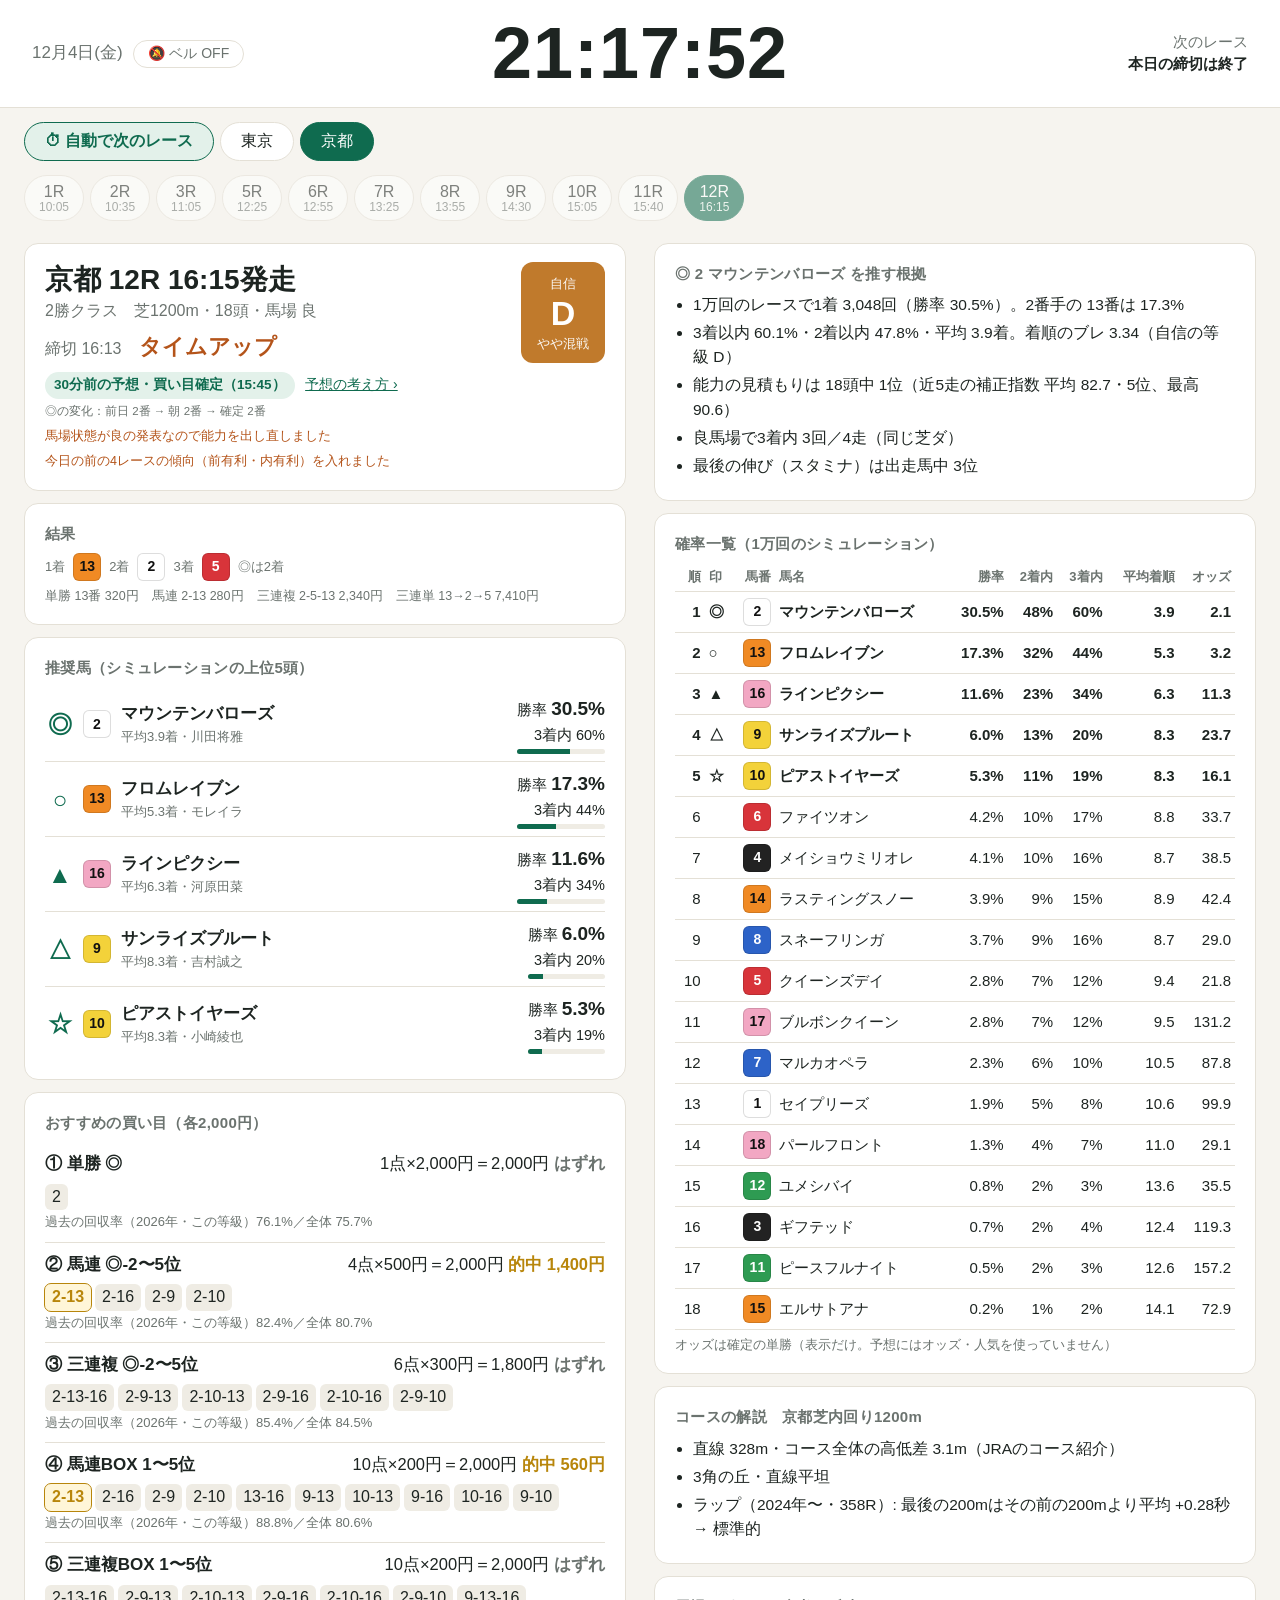
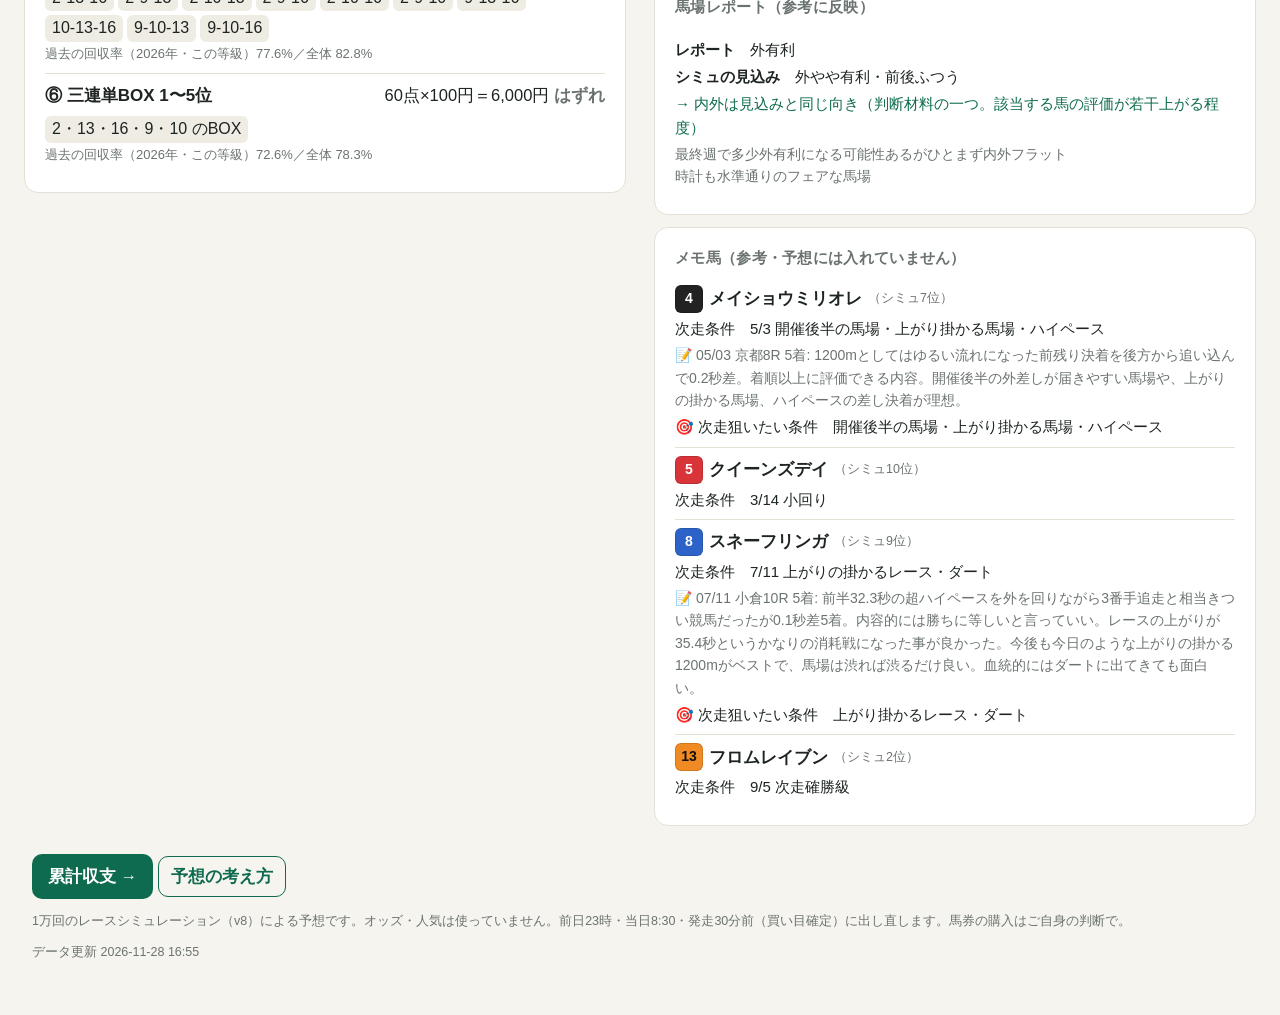
<file: index.html>
<!doctype html>
<html lang="ja">
<head>
<meta charset="utf-8">
<meta name="viewport" content="width=device-width,initial-scale=1,viewport-fit=cover">
<meta name="robots" content="noindex,nofollow">
<title>シミュ予想</title>
<link rel="stylesheet" href="style.css?v=1126t">
</head>
<body>
<header class="top">
  <div class="now"><div class="clock" id="clock">--:--:--</div><div class="date"><span id="today"></span> <button id="bell" class="bell" type="button">🔕 ベル OFF</button></div></div>
  <div class="next" id="next"><span class="lab">次のレース</span><b>—</b></div>
</header>
<nav class="venues" id="venues"></nav>
<nav class="rnums" id="rnums"></nav>
<main id="main"><p class="muted pad">読み込み中…</p></main>
<footer class="foot">
  <a href="shushi.html" class="btn">累計収支 →</a> <a href="howto.html" class="btn ghost">予想の考え方</a>
  <p class="muted">1万回のレースシミュレーション（v8）による予想です。オッズ・人気は使っていません。前日23時・当日8:30・発走30分前（買い目確定）に出し直します。馬券の購入はご自身の判断で。</p>
  <p class="muted" id="upd"></p>
</footer>
<script src="app.js?v=1126t"></script>
<script>App.page();</script>
</body>
</html>
</file>
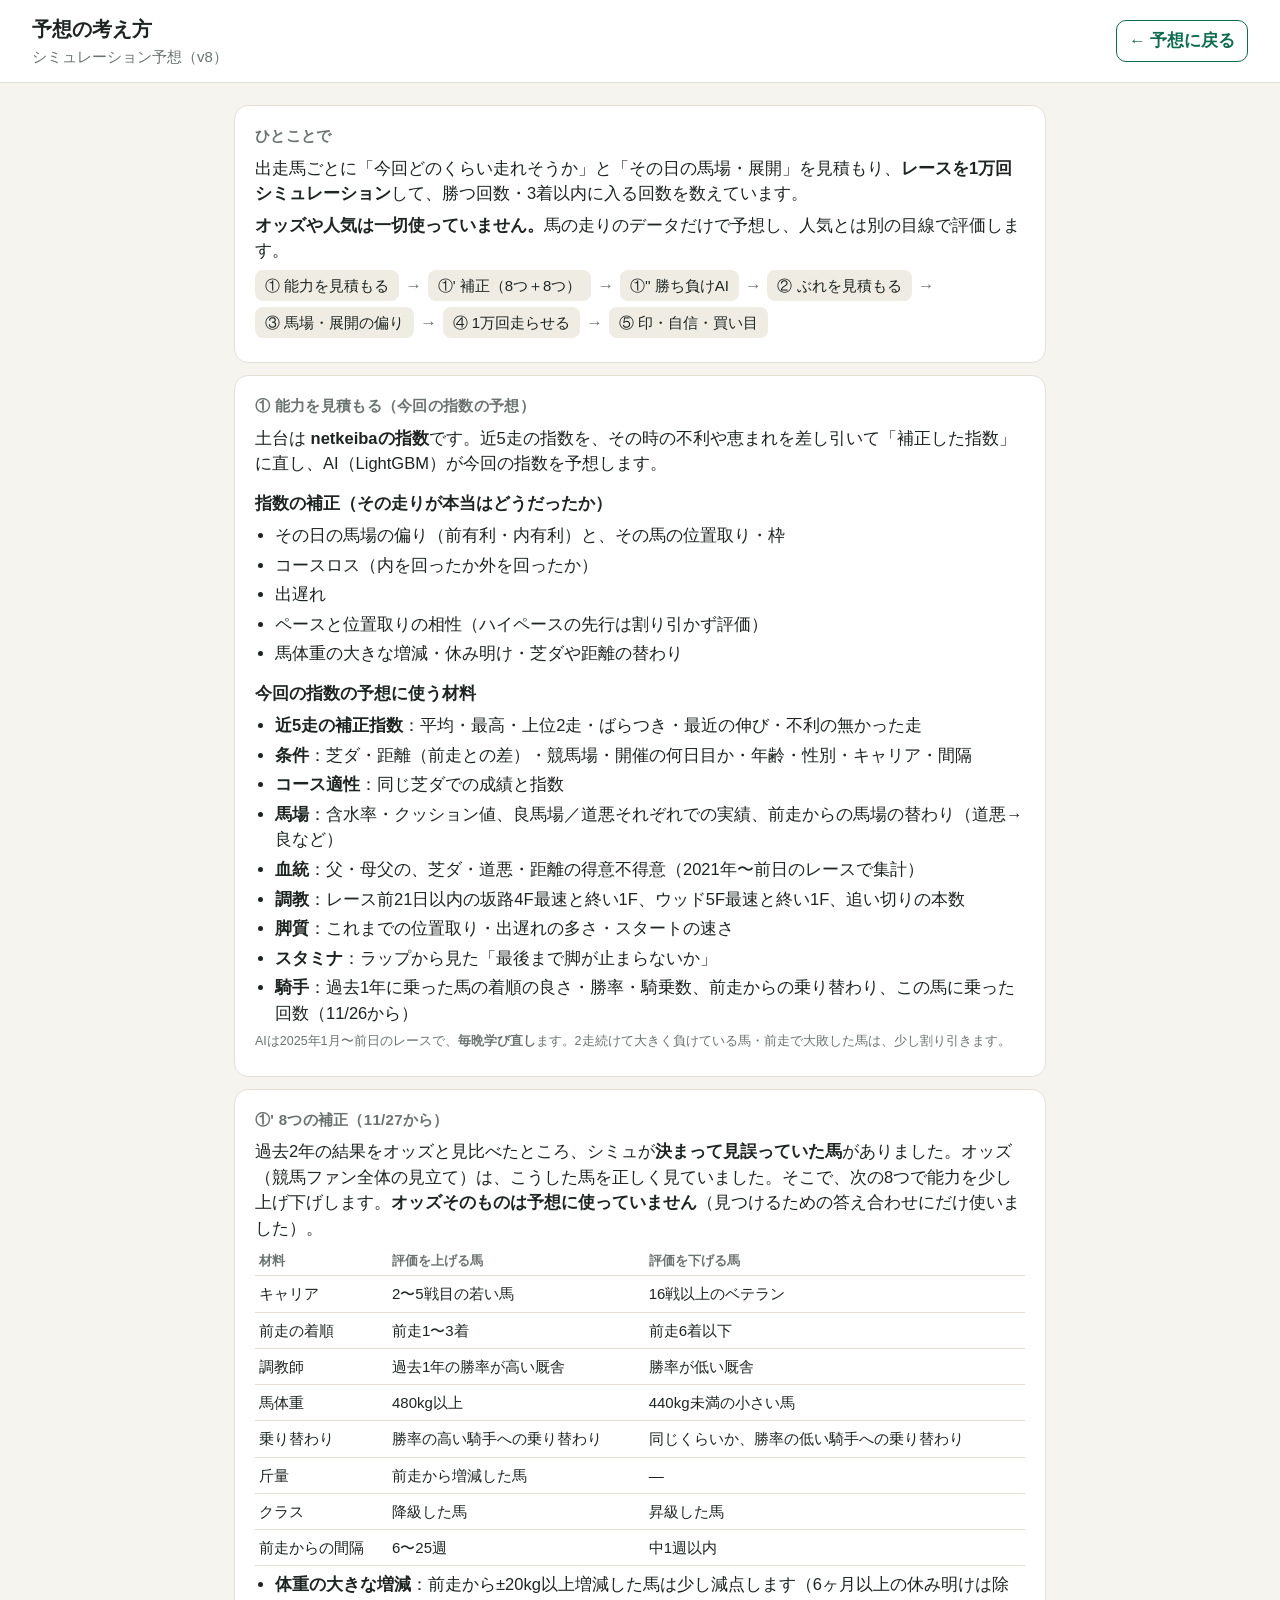
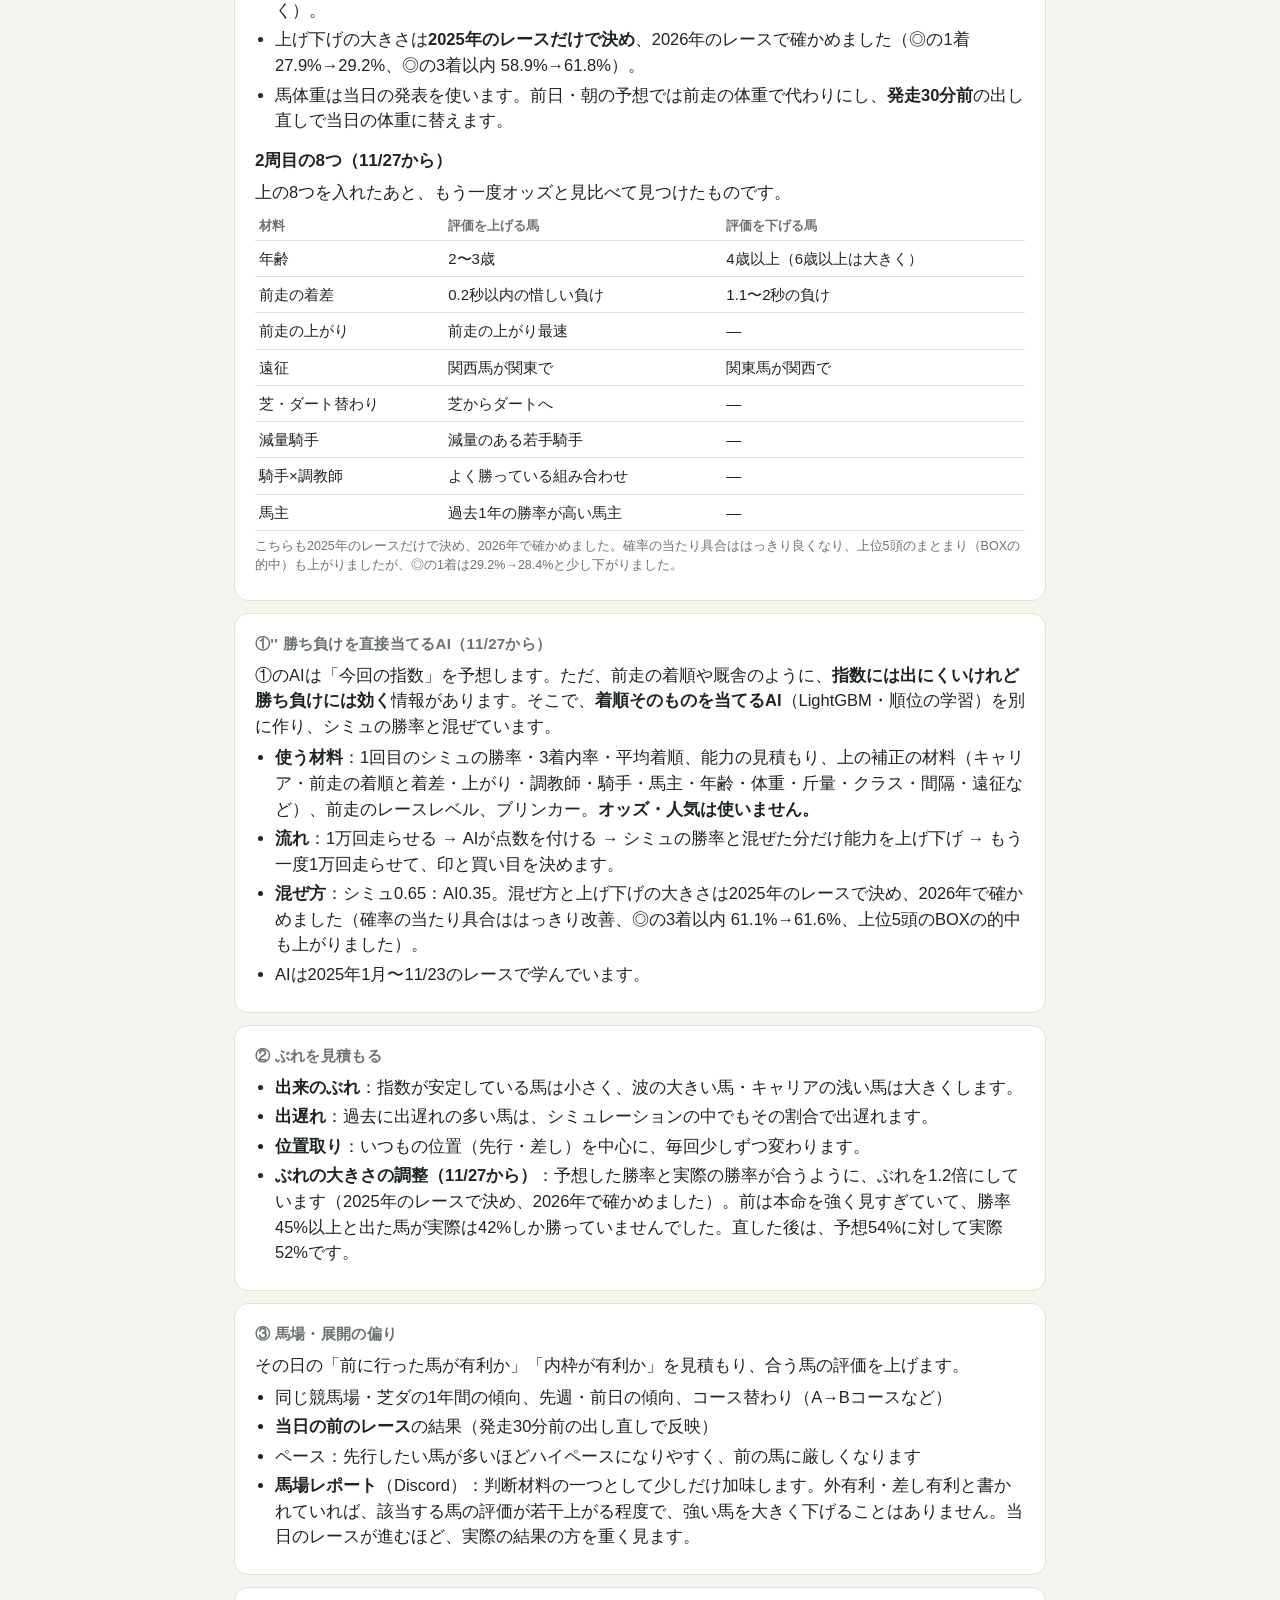
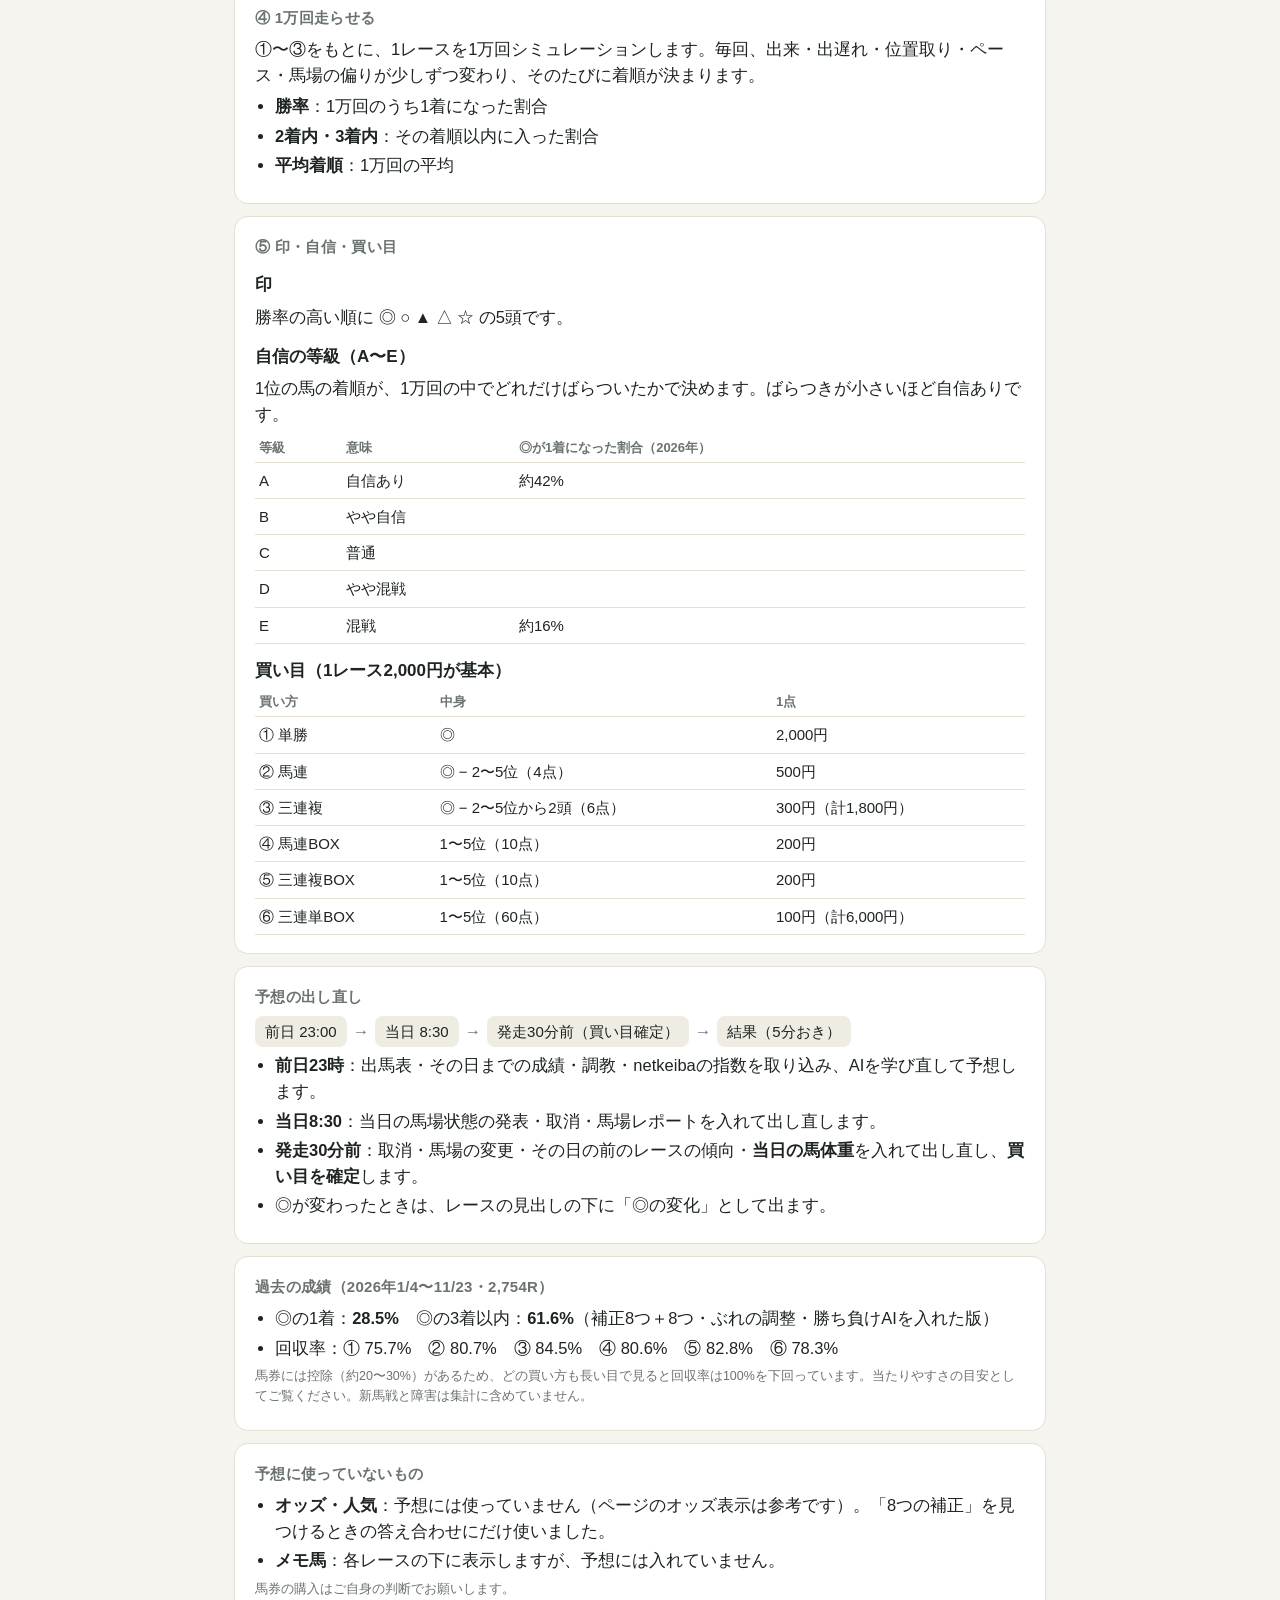
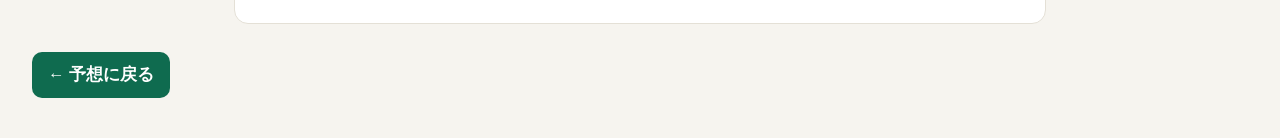
<file: howto.html>
<!doctype html>
<html lang="ja">
<head>
<meta charset="utf-8">
<meta name="viewport" content="width=device-width,initial-scale=1,viewport-fit=cover">
<meta name="robots" content="noindex,nofollow">
<title>予想の考え方</title>
<link rel="stylesheet" href="style.css?v=1127c">
<style>
  .howto main{display:block;max-width:860px}
  .howto .card p{margin:6px 0}
  .howto .card ul{margin:6px 0;padding-left:20px}
  .howto .card li{margin:4px 0}
  .howto .card h3{font-size:15px;margin:14px 0 4px}
  .howto .flow{display:flex;gap:6px;flex-wrap:wrap;align-items:center;margin:6px 0}
  .howto .flow span{background:var(--chip);border-radius:8px;padding:4px 10px;font-size:13.5px}
  .howto .flow i{font-style:normal;color:var(--muted)}
  .howto table.pt td,.howto table.pt th{text-align:left}
  @media (min-width:1000px){.howto .card h3{font-size:17px}.howto .flow span{font-size:15px}}
</style>
</head>
<body class="howto">
<header class="top">
  <div><div style="font-size:20px;font-weight:800">予想の考え方</div><div class="date">シミュレーション予想（v8）</div></div>
  <div class="row"><a href="index.html" class="btn ghost">← 予想に戻る</a></div>
</header>
<main>

<section class="card">
  <h2>ひとことで</h2>
  <p>出走馬ごとに「今回どのくらい走れそうか」と「その日の馬場・展開」を見積もり、<b>レースを1万回シミュレーション</b>して、勝つ回数・3着以内に入る回数を数えています。</p>
  <p><b>オッズや人気は一切使っていません。</b>馬の走りのデータだけで予想し、人気とは別の目線で評価します。</p>
  <div class="flow"><span>① 能力を見積もる</span><i>→</i><span>①' 補正（8つ＋8つ）</span><i>→</i><span>①'' 勝ち負けAI</span><i>→</i><span>② ぶれを見積もる</span><i>→</i><span>③ 馬場・展開の偏り</span><i>→</i><span>④ 1万回走らせる</span><i>→</i><span>⑤ 印・自信・買い目</span></div>
</section>

<section class="card">
  <h2>① 能力を見積もる（今回の指数の予想）</h2>
  <p>土台は <b>netkeibaの指数</b>です。近5走の指数を、その時の不利や恵まれを差し引いて「補正した指数」に直し、AI（LightGBM）が今回の指数を予想します。</p>
  <h3>指数の補正（その走りが本当はどうだったか）</h3>
  <ul>
    <li>その日の馬場の偏り（前有利・内有利）と、その馬の位置取り・枠</li>
    <li>コースロス（内を回ったか外を回ったか）</li>
    <li>出遅れ</li>
    <li>ペースと位置取りの相性（ハイペースの先行は割り引かず評価）</li>
    <li>馬体重の大きな増減・休み明け・芝ダや距離の替わり</li>
  </ul>
  <h3>今回の指数の予想に使う材料</h3>
  <ul>
    <li><b>近5走の補正指数</b>：平均・最高・上位2走・ばらつき・最近の伸び・不利の無かった走</li>
    <li><b>条件</b>：芝ダ・距離（前走との差）・競馬場・開催の何日目か・年齢・性別・キャリア・間隔</li>
    <li><b>コース適性</b>：同じ芝ダでの成績と指数</li>
    <li><b>馬場</b>：含水率・クッション値、良馬場／道悪それぞれでの実績、前走からの馬場の替わり（道悪→良など）</li>
    <li><b>血統</b>：父・母父の、芝ダ・道悪・距離の得意不得意（2021年〜前日のレースで集計）</li>
    <li><b>調教</b>：レース前21日以内の坂路4F最速と終い1F、ウッド5F最速と終い1F、追い切りの本数</li>
    <li><b>脚質</b>：これまでの位置取り・出遅れの多さ・スタートの速さ</li>
    <li><b>スタミナ</b>：ラップから見た「最後まで脚が止まらないか」</li>
    <li><b>騎手</b>：過去1年に乗った馬の着順の良さ・勝率・騎乗数、前走からの乗り替わり、この馬に乗った回数（11/26から）</li>
  </ul>
  <p class="muted">AIは2025年1月〜前日のレースで、<b>毎晩学び直し</b>ます。2走続けて大きく負けている馬・前走で大敗した馬は、少し割り引きます。</p>
</section>

<section class="card">
  <h2>①' 8つの補正（11/27から）</h2>
  <p>過去2年の結果をオッズと見比べたところ、シミュが<b>決まって見誤っていた馬</b>がありました。オッズ（競馬ファン全体の見立て）は、こうした馬を正しく見ていました。そこで、次の8つで能力を少し上げ下げします。<b>オッズそのものは予想に使っていません</b>（見つけるための答え合わせにだけ使いました）。</p>
  <div class="scroll"><table class="pt">
    <tr><th>材料</th><th>評価を上げる馬</th><th>評価を下げる馬</th></tr>
    <tr><td>キャリア</td><td>2〜5戦目の若い馬</td><td>16戦以上のベテラン</td></tr>
    <tr><td>前走の着順</td><td>前走1〜3着</td><td>前走6着以下</td></tr>
    <tr><td>調教師</td><td>過去1年の勝率が高い厩舎</td><td>勝率が低い厩舎</td></tr>
    <tr><td>馬体重</td><td>480kg以上</td><td>440kg未満の小さい馬</td></tr>
    <tr><td>乗り替わり</td><td>勝率の高い騎手への乗り替わり</td><td>同じくらいか、勝率の低い騎手への乗り替わり</td></tr>
    <tr><td>斤量</td><td>前走から増減した馬</td><td>—</td></tr>
    <tr><td>クラス</td><td>降級した馬</td><td>昇級した馬</td></tr>
    <tr><td>前走からの間隔</td><td>6〜25週</td><td>中1週以内</td></tr>
  </table></div>
  <ul>
    <li><b>体重の大きな増減</b>：前走から±20kg以上増減した馬は少し減点します（6ヶ月以上の休み明けは除く）。</li>
    <li>上げ下げの大きさは<b>2025年のレースだけで決め</b>、2026年のレースで確かめました（◎の1着 27.9%→29.2%、◎の3着以内 58.9%→61.8%）。</li>
    <li>馬体重は当日の発表を使います。前日・朝の予想では前走の体重で代わりにし、<b>発走30分前</b>の出し直しで当日の体重に替えます。</li>
  </ul>
  <h3>2周目の8つ（11/27から）</h3>
  <p>上の8つを入れたあと、もう一度オッズと見比べて見つけたものです。</p>
  <div class="scroll"><table class="pt">
    <tr><th>材料</th><th>評価を上げる馬</th><th>評価を下げる馬</th></tr>
    <tr><td>年齢</td><td>2〜3歳</td><td>4歳以上（6歳以上は大きく）</td></tr>
    <tr><td>前走の着差</td><td>0.2秒以内の惜しい負け</td><td>1.1〜2秒の負け</td></tr>
    <tr><td>前走の上がり</td><td>前走の上がり最速</td><td>—</td></tr>
    <tr><td>遠征</td><td>関西馬が関東で</td><td>関東馬が関西で</td></tr>
    <tr><td>芝・ダート替わり</td><td>芝からダートへ</td><td>—</td></tr>
    <tr><td>減量騎手</td><td>減量のある若手騎手</td><td>—</td></tr>
    <tr><td>騎手×調教師</td><td>よく勝っている組み合わせ</td><td>—</td></tr>
    <tr><td>馬主</td><td>過去1年の勝率が高い馬主</td><td>—</td></tr>
  </table></div>
  <p class="muted">こちらも2025年のレースだけで決め、2026年で確かめました。確率の当たり具合ははっきり良くなり、上位5頭のまとまり（BOXの的中）も上がりましたが、◎の1着は29.2%→28.4%と少し下がりました。</p>
</section>

<section class="card">
  <h2>①'' 勝ち負けを直接当てるAI（11/27から）</h2>
  <p>①のAIは「今回の指数」を予想します。ただ、前走の着順や厩舎のように、<b>指数には出にくいけれど勝ち負けには効く</b>情報があります。そこで、<b>着順そのものを当てるAI</b>（LightGBM・順位の学習）を別に作り、シミュの勝率と混ぜています。</p>
  <ul>
    <li><b>使う材料</b>：1回目のシミュの勝率・3着内率・平均着順、能力の見積もり、上の補正の材料（キャリア・前走の着順と着差・上がり・調教師・騎手・馬主・年齢・体重・斤量・クラス・間隔・遠征など）、前走のレースレベル、ブリンカー。<b>オッズ・人気は使いません。</b></li>
    <li><b>流れ</b>：1万回走らせる → AIが点数を付ける → シミュの勝率と混ぜた分だけ能力を上げ下げ → もう一度1万回走らせて、印と買い目を決めます。</li>
    <li><b>混ぜ方</b>：シミュ0.65：AI0.35。混ぜ方と上げ下げの大きさは2025年のレースで決め、2026年で確かめました（確率の当たり具合ははっきり改善、◎の3着以内 61.1%→61.6%、上位5頭のBOXの的中も上がりました）。</li>
    <li>AIは2025年1月〜11/23のレースで学んでいます。</li>
  </ul>
</section>

<section class="card">
  <h2>② ぶれを見積もる</h2>
  <ul>
    <li><b>出来のぶれ</b>：指数が安定している馬は小さく、波の大きい馬・キャリアの浅い馬は大きくします。</li>
    <li><b>出遅れ</b>：過去に出遅れの多い馬は、シミュレーションの中でもその割合で出遅れます。</li>
    <li><b>位置取り</b>：いつもの位置（先行・差し）を中心に、毎回少しずつ変わります。</li>
    <li><b>ぶれの大きさの調整（11/27から）</b>：予想した勝率と実際の勝率が合うように、ぶれを1.2倍にしています（2025年のレースで決め、2026年で確かめました）。前は本命を強く見すぎていて、勝率45%以上と出た馬が実際は42%しか勝っていませんでした。直した後は、予想54%に対して実際52%です。</li>
  </ul>
</section>

<section class="card">
  <h2>③ 馬場・展開の偏り</h2>
  <p>その日の「前に行った馬が有利か」「内枠が有利か」を見積もり、合う馬の評価を上げます。</p>
  <ul>
    <li>同じ競馬場・芝ダの1年間の傾向、先週・前日の傾向、コース替わり（A→Bコースなど）</li>
    <li><b>当日の前のレース</b>の結果（発走30分前の出し直しで反映）</li>
    <li>ペース：先行したい馬が多いほどハイペースになりやすく、前の馬に厳しくなります</li>
    <li><b>馬場レポート</b>（Discord）：判断材料の一つとして少しだけ加味します。外有利・差し有利と書かれていれば、該当する馬の評価が若干上がる程度で、強い馬を大きく下げることはありません。当日のレースが進むほど、実際の結果の方を重く見ます。</li>
  </ul>
</section>

<section class="card">
  <h2>④ 1万回走らせる</h2>
  <p>①〜③をもとに、1レースを1万回シミュレーションします。毎回、出来・出遅れ・位置取り・ペース・馬場の偏りが少しずつ変わり、そのたびに着順が決まります。</p>
  <ul>
    <li><b>勝率</b>：1万回のうち1着になった割合</li>
    <li><b>2着内・3着内</b>：その着順以内に入った割合</li>
    <li><b>平均着順</b>：1万回の平均</li>
  </ul>
</section>

<section class="card">
  <h2>⑤ 印・自信・買い目</h2>
  <h3>印</h3>
  <p>勝率の高い順に ◎ ○ ▲ △ ☆ の5頭です。</p>
  <h3>自信の等級（A〜E）</h3>
  <p>1位の馬の着順が、1万回の中でどれだけばらついたかで決めます。ばらつきが小さいほど自信ありです。</p>
  <div class="scroll"><table class="pt">
    <tr><th>等級</th><th>意味</th><th>◎が1着になった割合（2026年）</th></tr>
    <tr><td>A</td><td>自信あり</td><td>約42%</td></tr>
    <tr><td>B</td><td>やや自信</td><td></td></tr>
    <tr><td>C</td><td>普通</td><td></td></tr>
    <tr><td>D</td><td>やや混戦</td><td></td></tr>
    <tr><td>E</td><td>混戦</td><td>約16%</td></tr>
  </table></div>
  <h3>買い目（1レース2,000円が基本）</h3>
  <div class="scroll"><table class="pt">
    <tr><th>買い方</th><th>中身</th><th>1点</th></tr>
    <tr><td>① 単勝</td><td>◎</td><td>2,000円</td></tr>
    <tr><td>② 馬連</td><td>◎ − 2〜5位（4点）</td><td>500円</td></tr>
    <tr><td>③ 三連複</td><td>◎ − 2〜5位から2頭（6点）</td><td>300円（計1,800円）</td></tr>
    <tr><td>④ 馬連BOX</td><td>1〜5位（10点）</td><td>200円</td></tr>
    <tr><td>⑤ 三連複BOX</td><td>1〜5位（10点）</td><td>200円</td></tr>
    <tr><td>⑥ 三連単BOX</td><td>1〜5位（60点）</td><td>100円（計6,000円）</td></tr>
  </table></div>
</section>

<section class="card">
  <h2>予想の出し直し</h2>
  <div class="flow"><span>前日 23:00</span><i>→</i><span>当日 8:30</span><i>→</i><span>発走30分前（買い目確定）</span><i>→</i><span>結果（5分おき）</span></div>
  <ul>
    <li><b>前日23時</b>：出馬表・その日までの成績・調教・netkeibaの指数を取り込み、AIを学び直して予想します。</li>
    <li><b>当日8:30</b>：当日の馬場状態の発表・取消・馬場レポートを入れて出し直します。</li>
    <li><b>発走30分前</b>：取消・馬場の変更・その日の前のレースの傾向・<b>当日の馬体重</b>を入れて出し直し、<b>買い目を確定</b>します。</li>
    <li>◎が変わったときは、レースの見出しの下に「◎の変化」として出ます。</li>
  </ul>
</section>

<section class="card">
  <h2>過去の成績（2026年1/4〜11/23・2,754R）</h2>
  <ul>
    <li>◎の1着：<b>28.5%</b>　◎の3着以内：<b>61.6%</b>（補正8つ＋8つ・ぶれの調整・勝ち負けAIを入れた版）</li>
    <li>回収率：① 75.7%　② 80.7%　③ 84.5%　④ 80.6%　⑤ 82.8%　⑥ 78.3%</li>
  </ul>
  <p class="muted">馬券には控除（約20〜30%）があるため、どの買い方も長い目で見ると回収率は100%を下回っています。当たりやすさの目安としてご覧ください。新馬戦と障害は集計に含めていません。</p>
</section>

<section class="card">
  <h2>予想に使っていないもの</h2>
  <ul>
    <li><b>オッズ・人気</b>：予想には使っていません（ページのオッズ表示は参考です）。「8つの補正」を見つけるときの答え合わせにだけ使いました。</li>
    <li><b>メモ馬</b>：各レースの下に表示しますが、予想には入れていません。</li>
  </ul>
  <p class="muted">馬券の購入はご自身の判断でお願いします。</p>
</section>

</main>
<footer class="foot"><a href="index.html" class="btn">← 予想に戻る</a></footer>
</body>
</html>
</file>
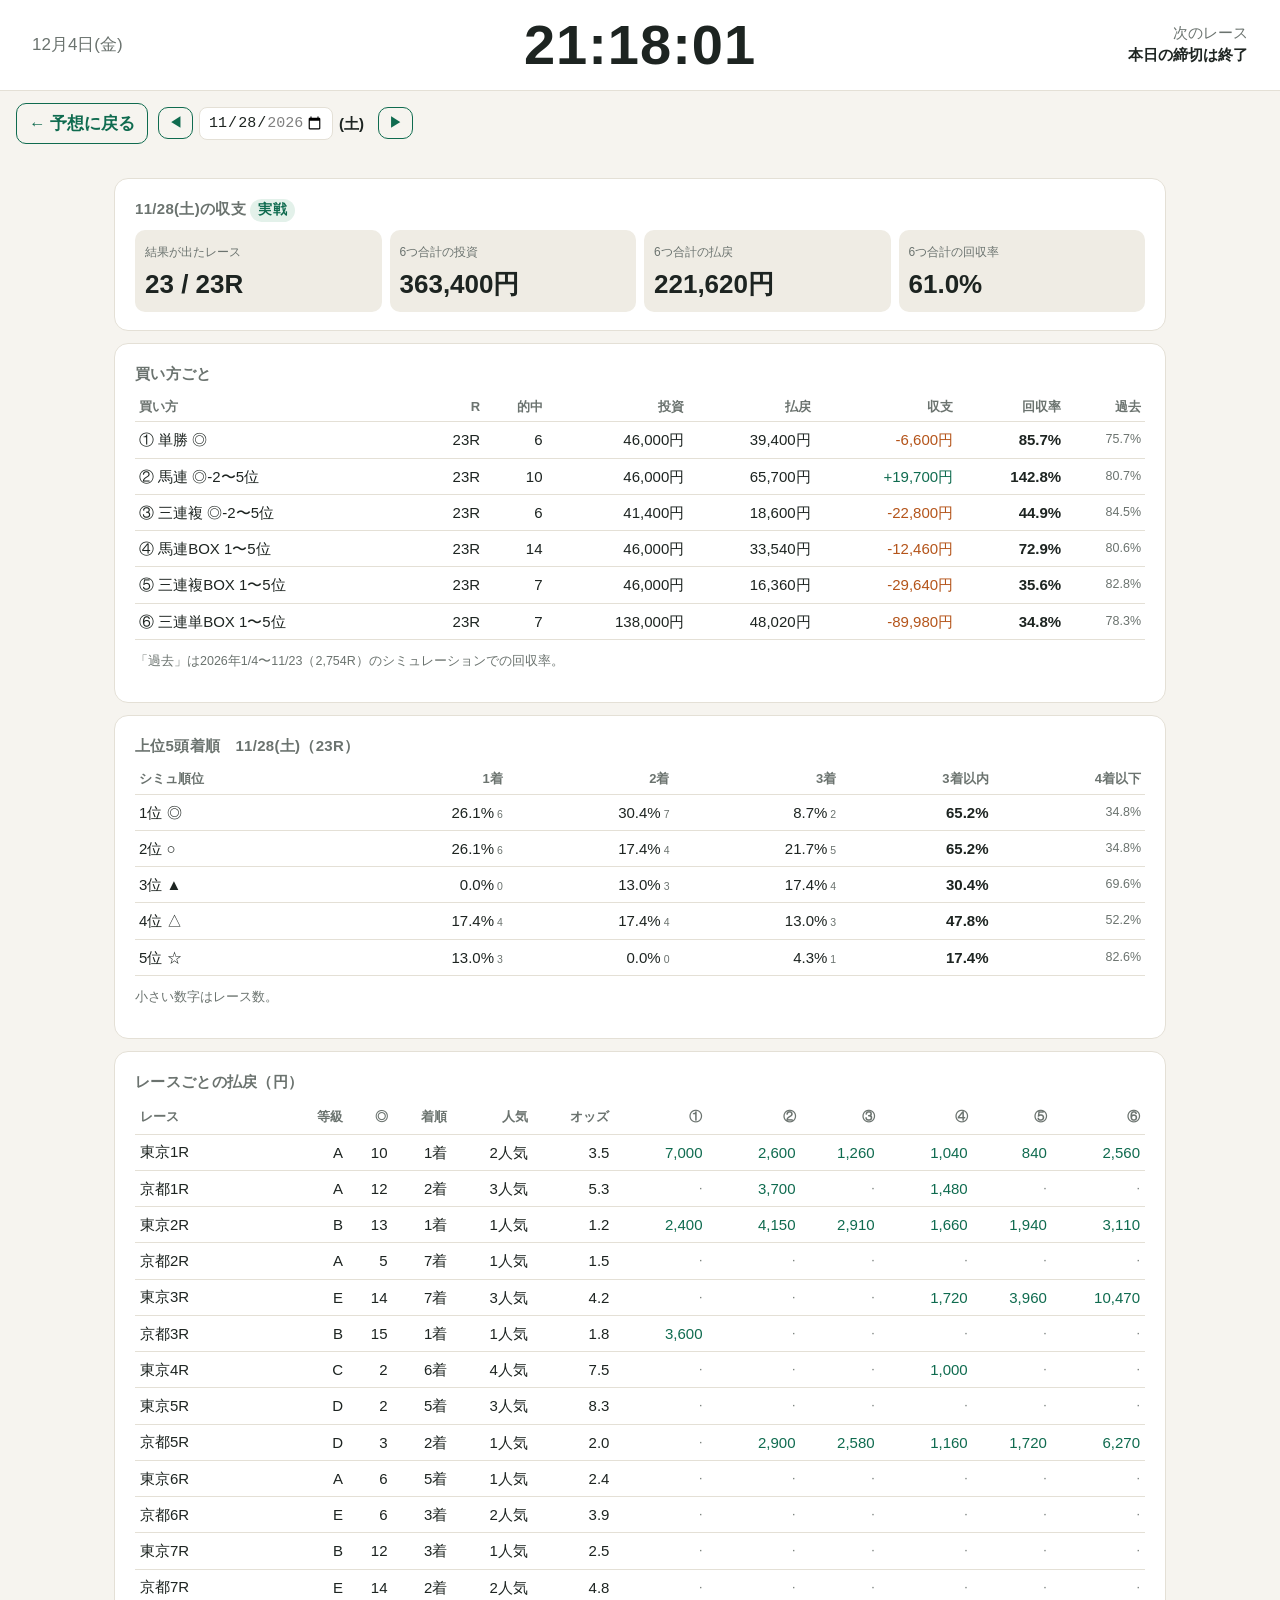
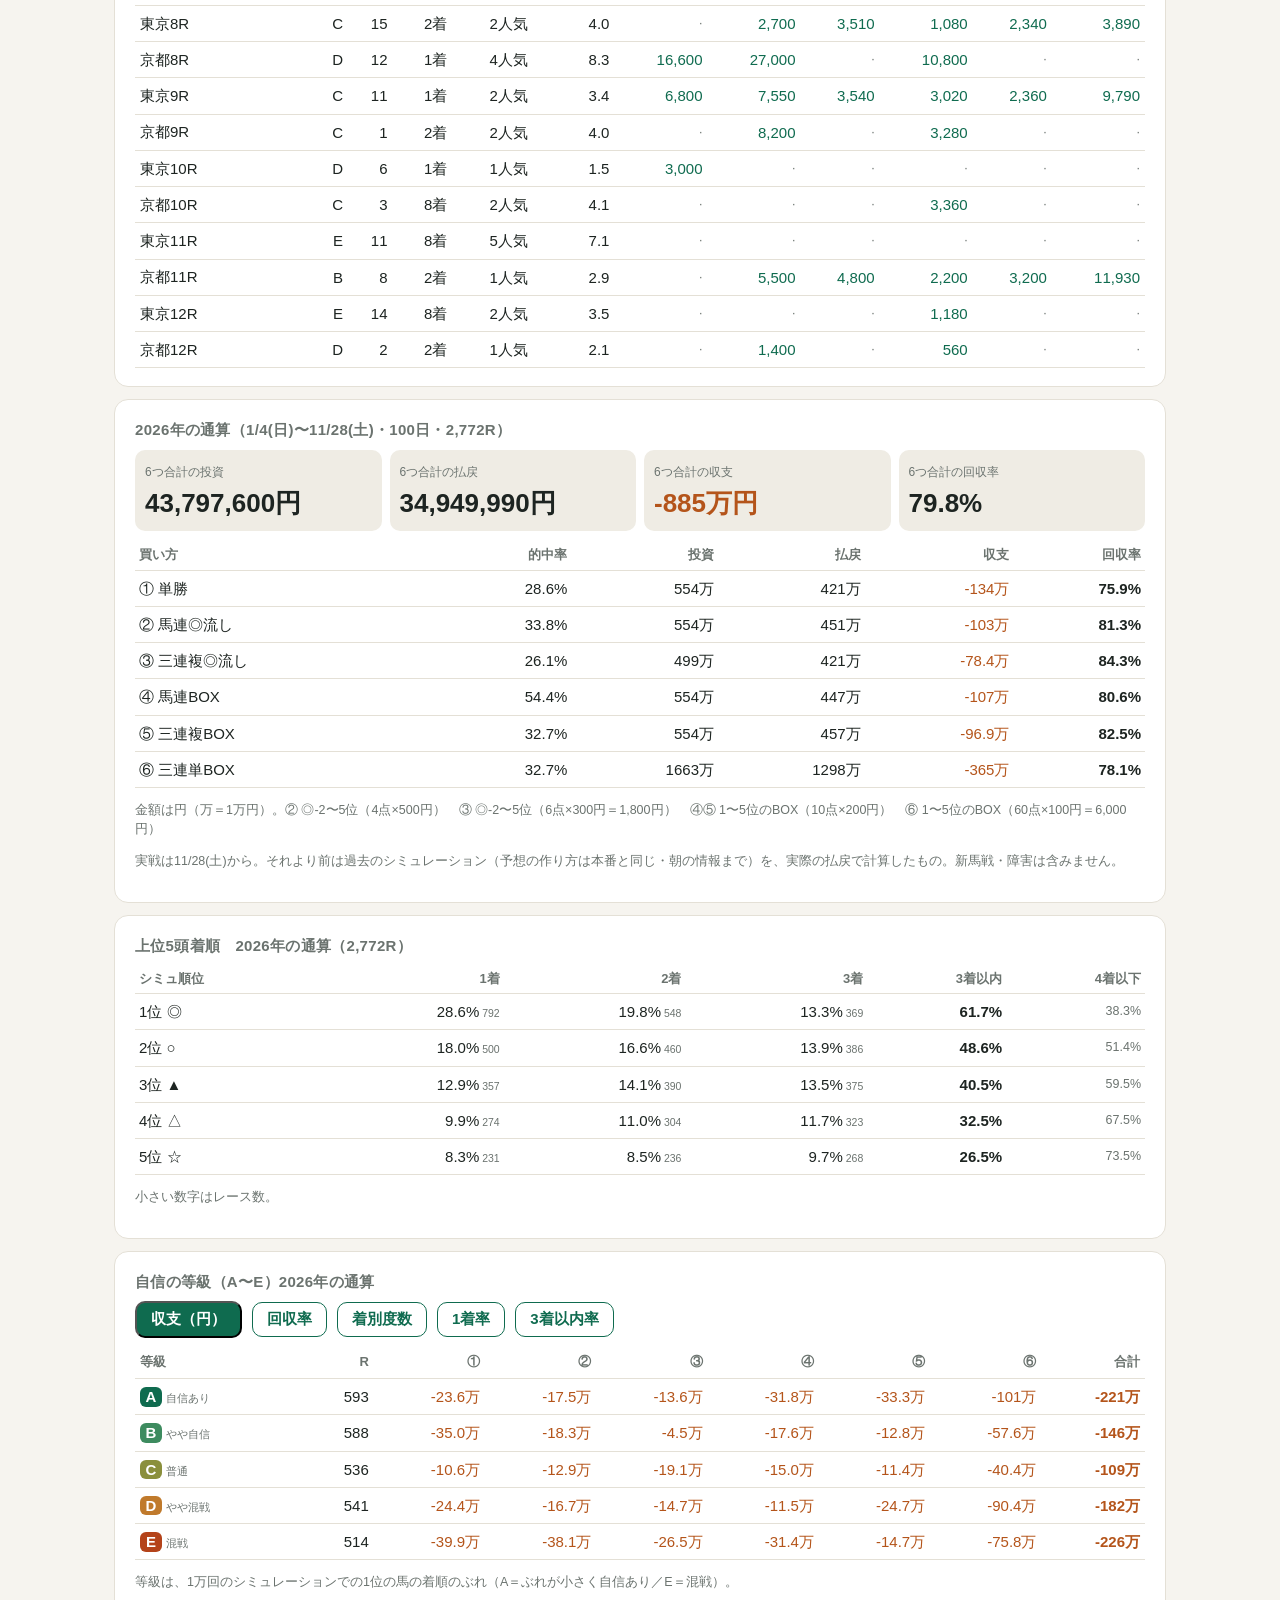
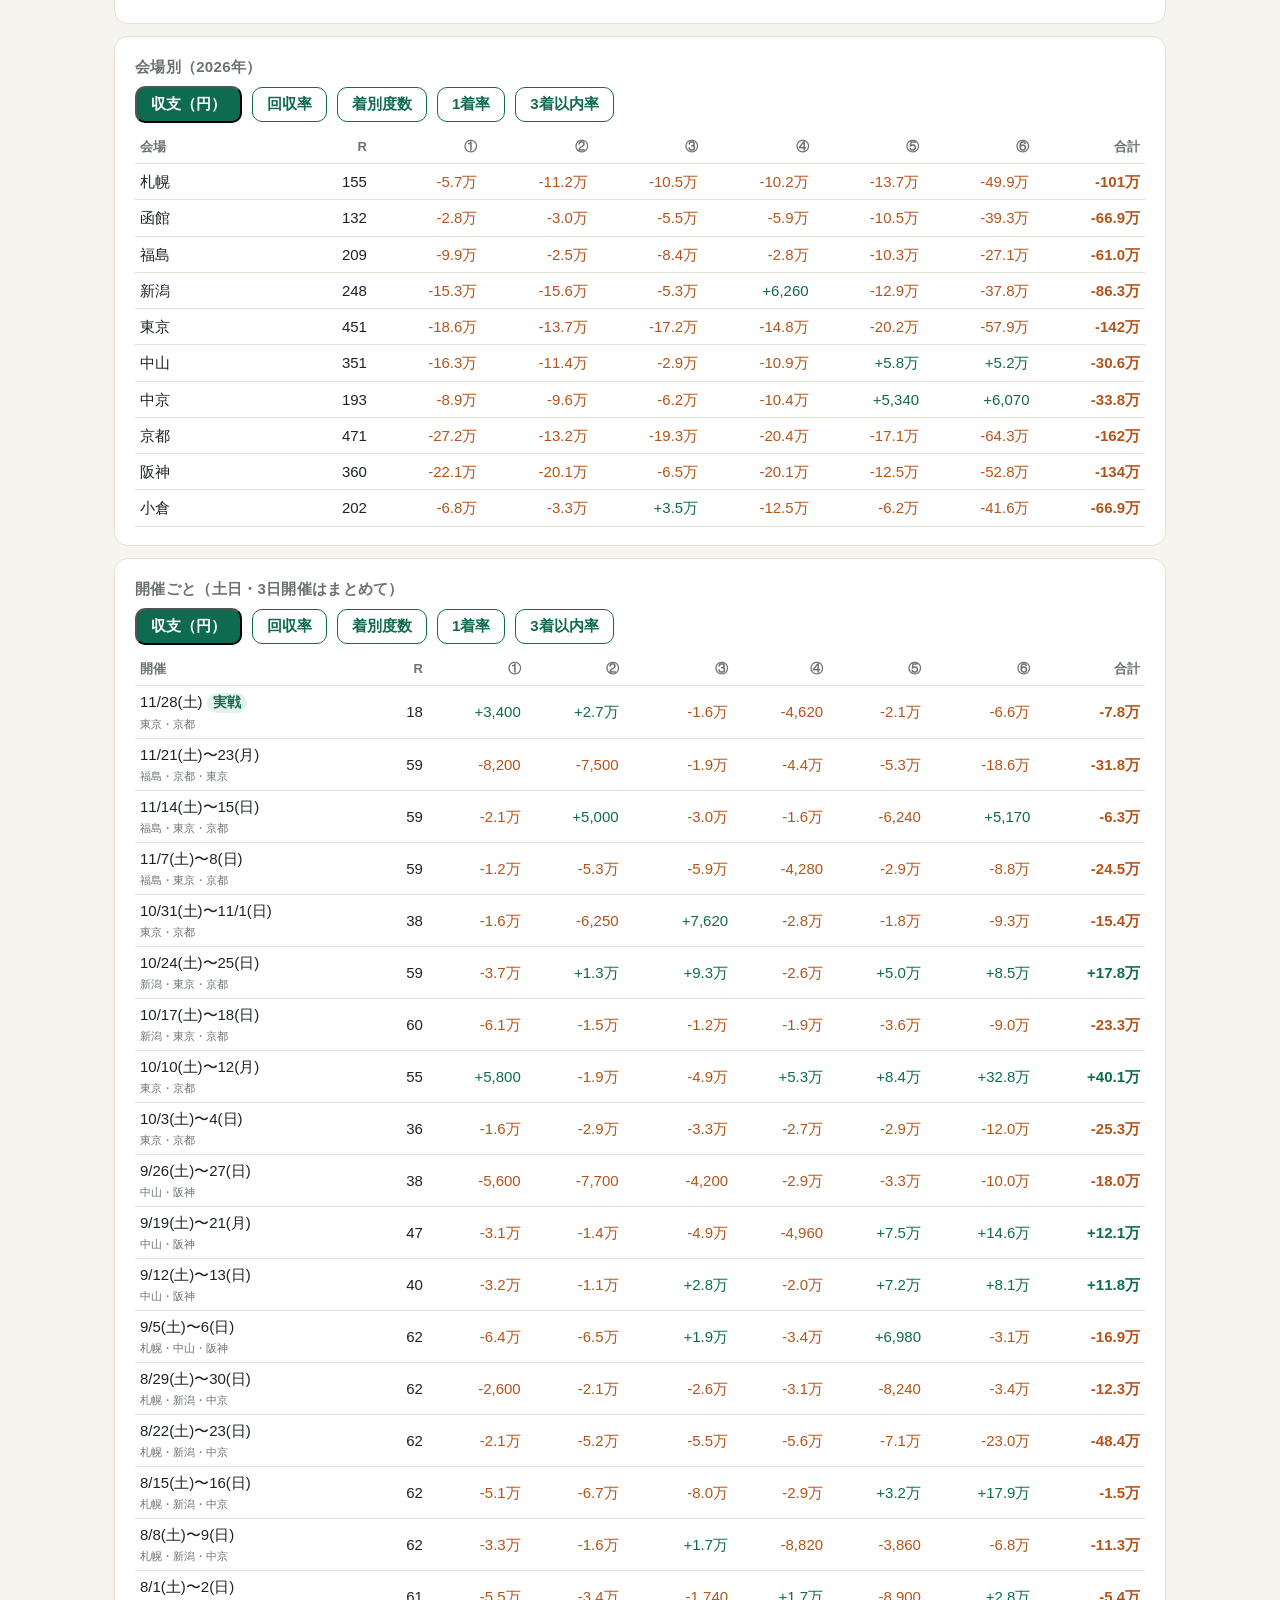
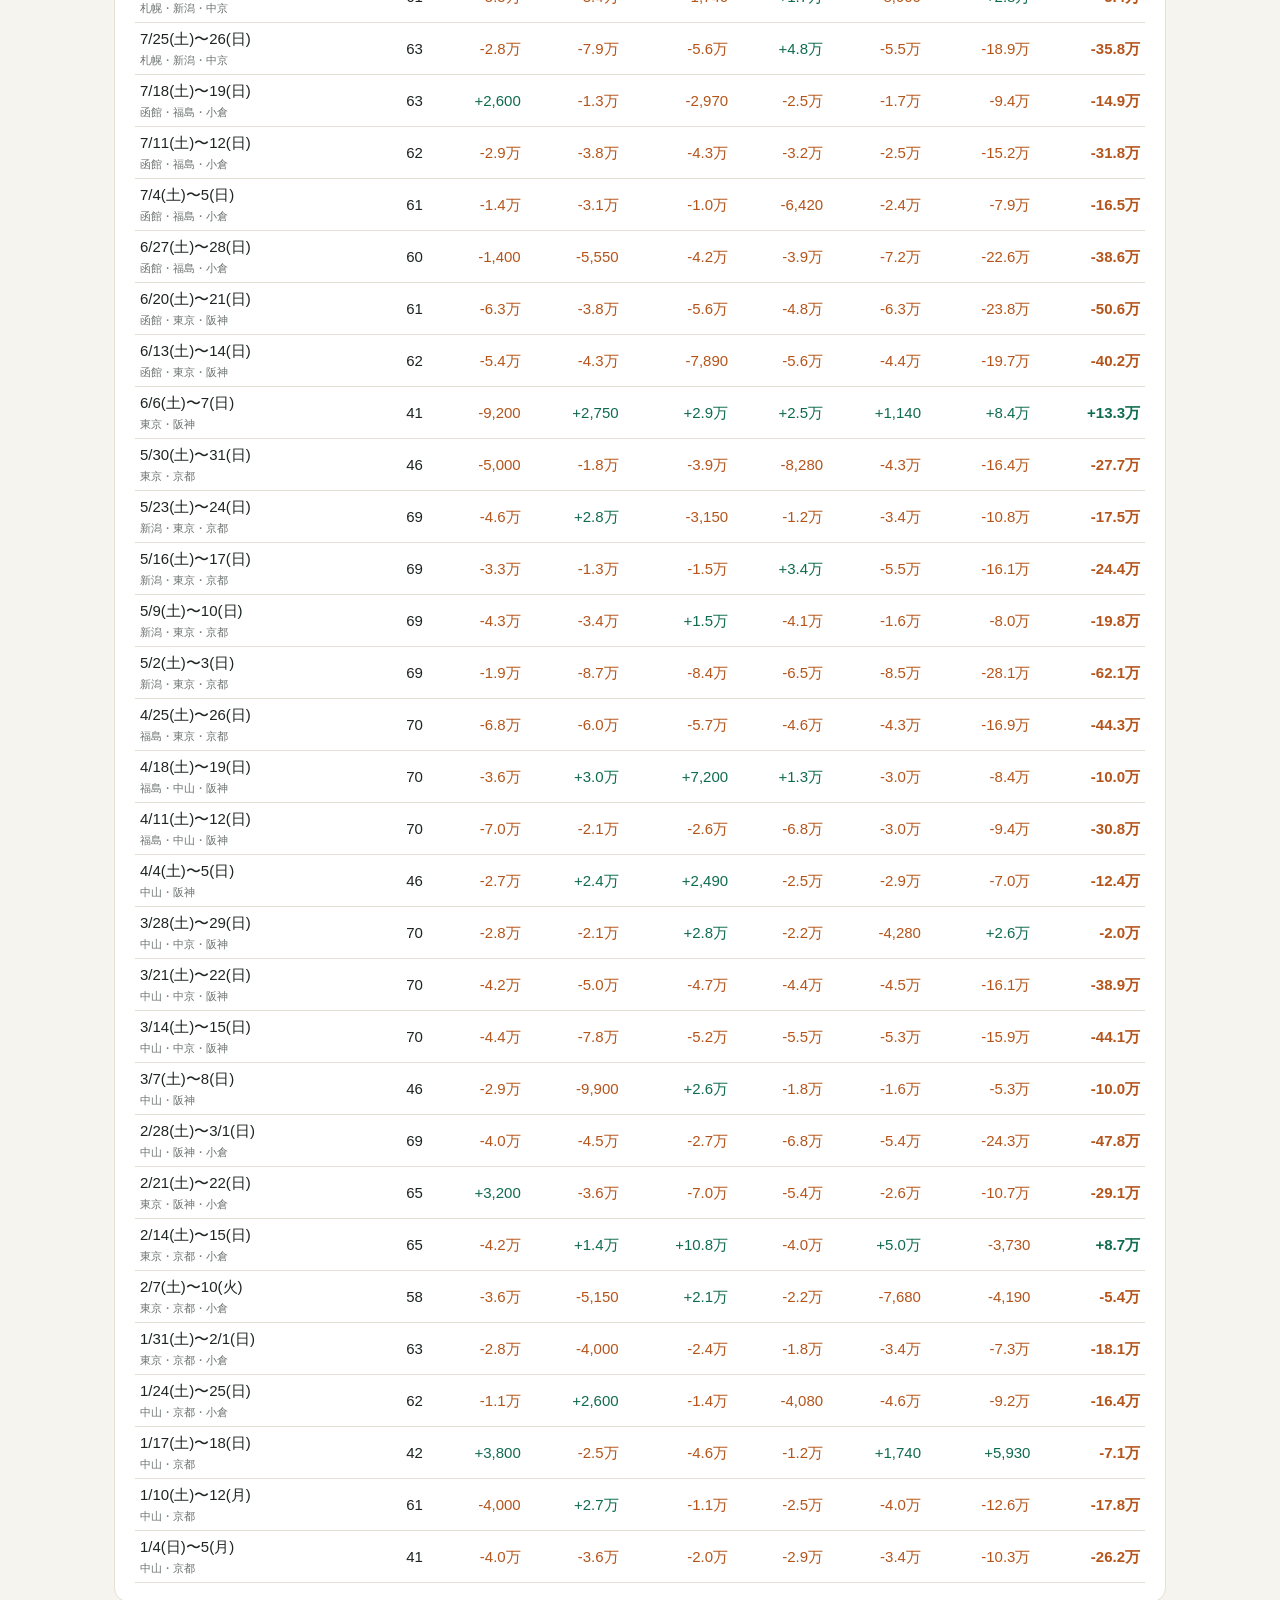
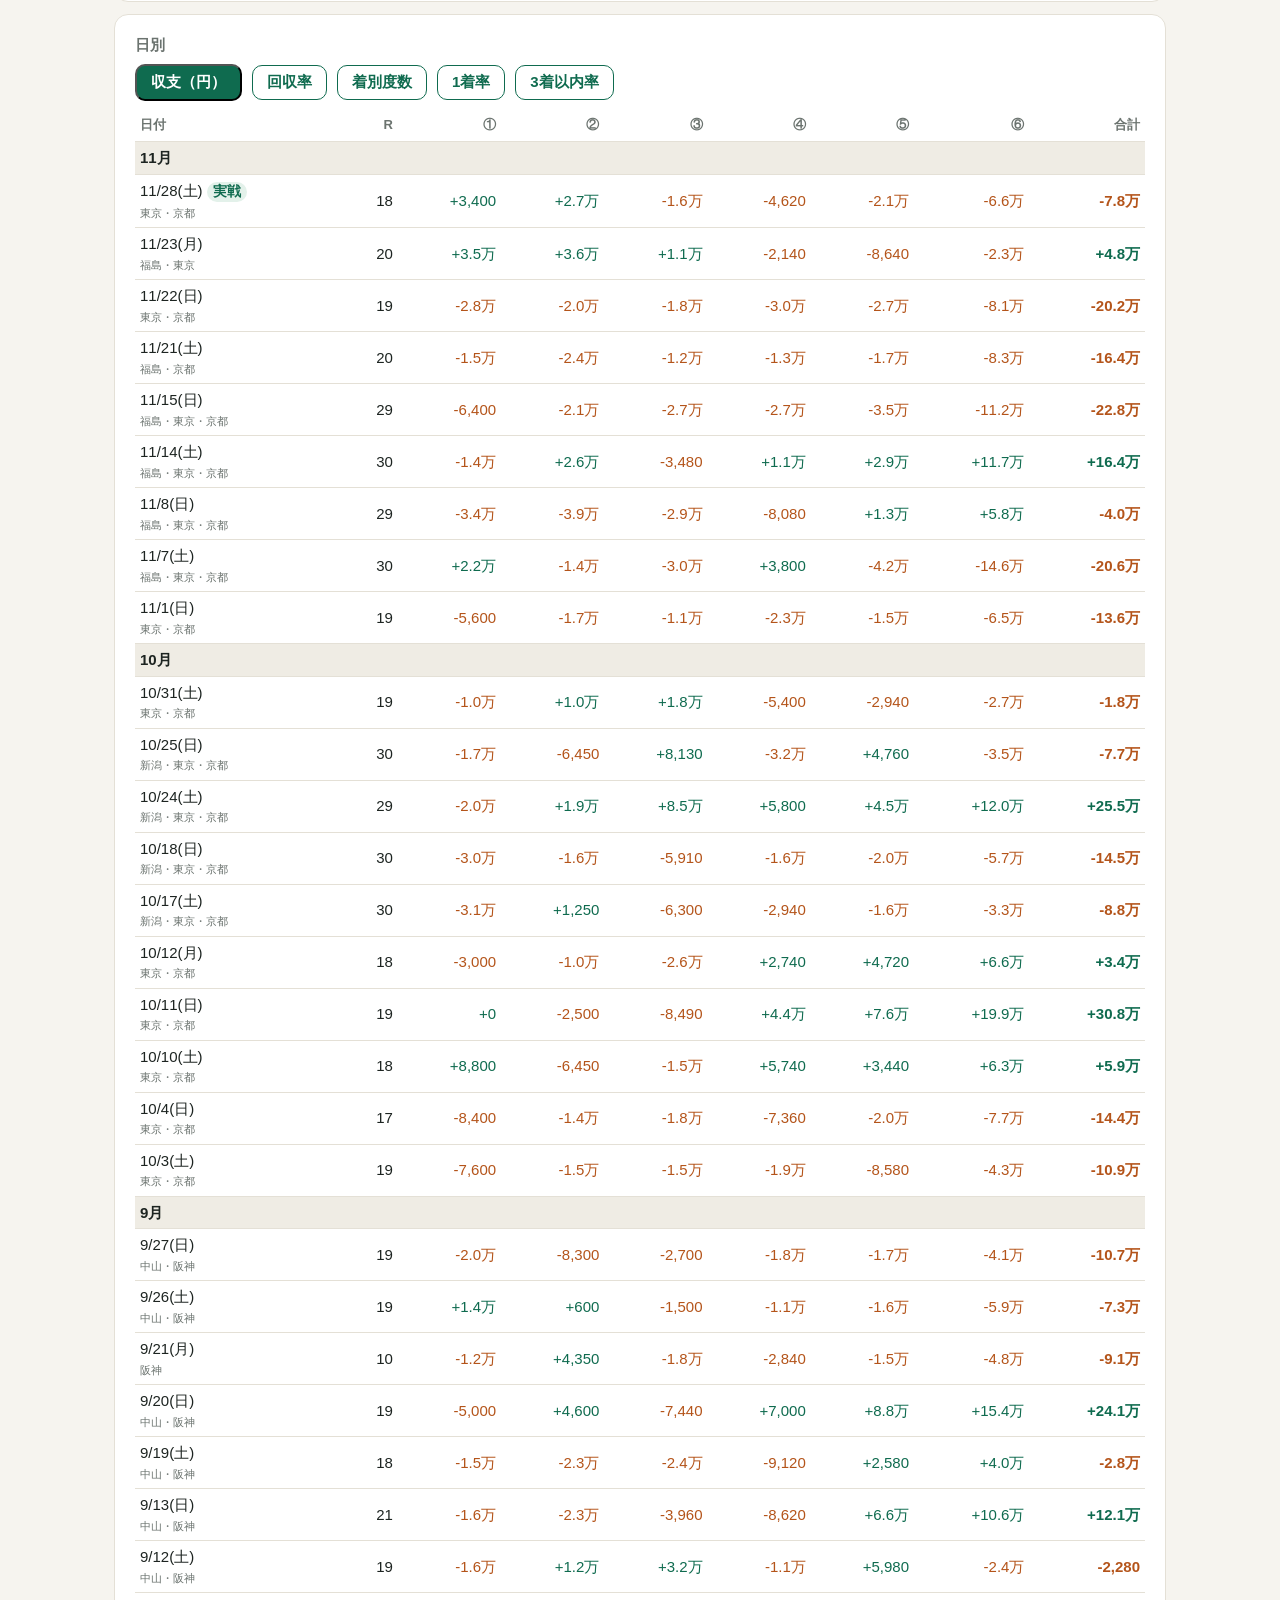
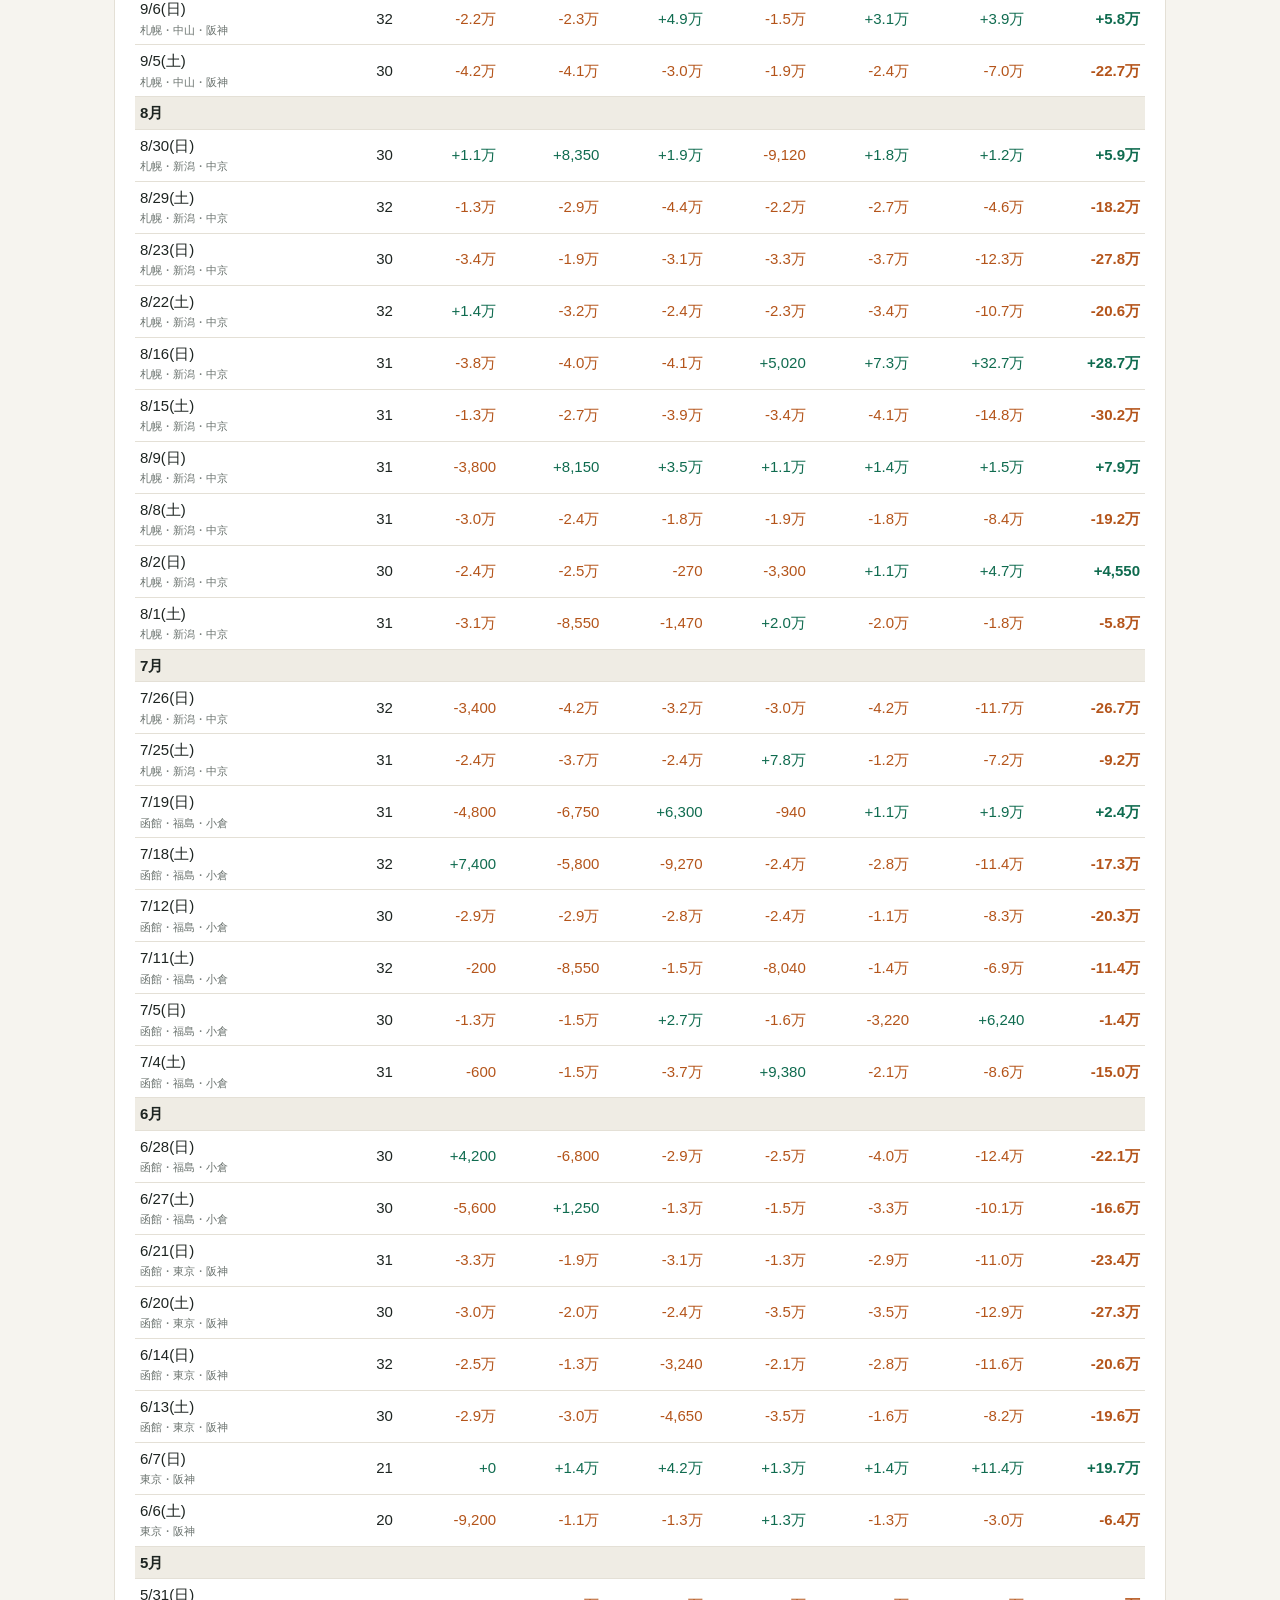
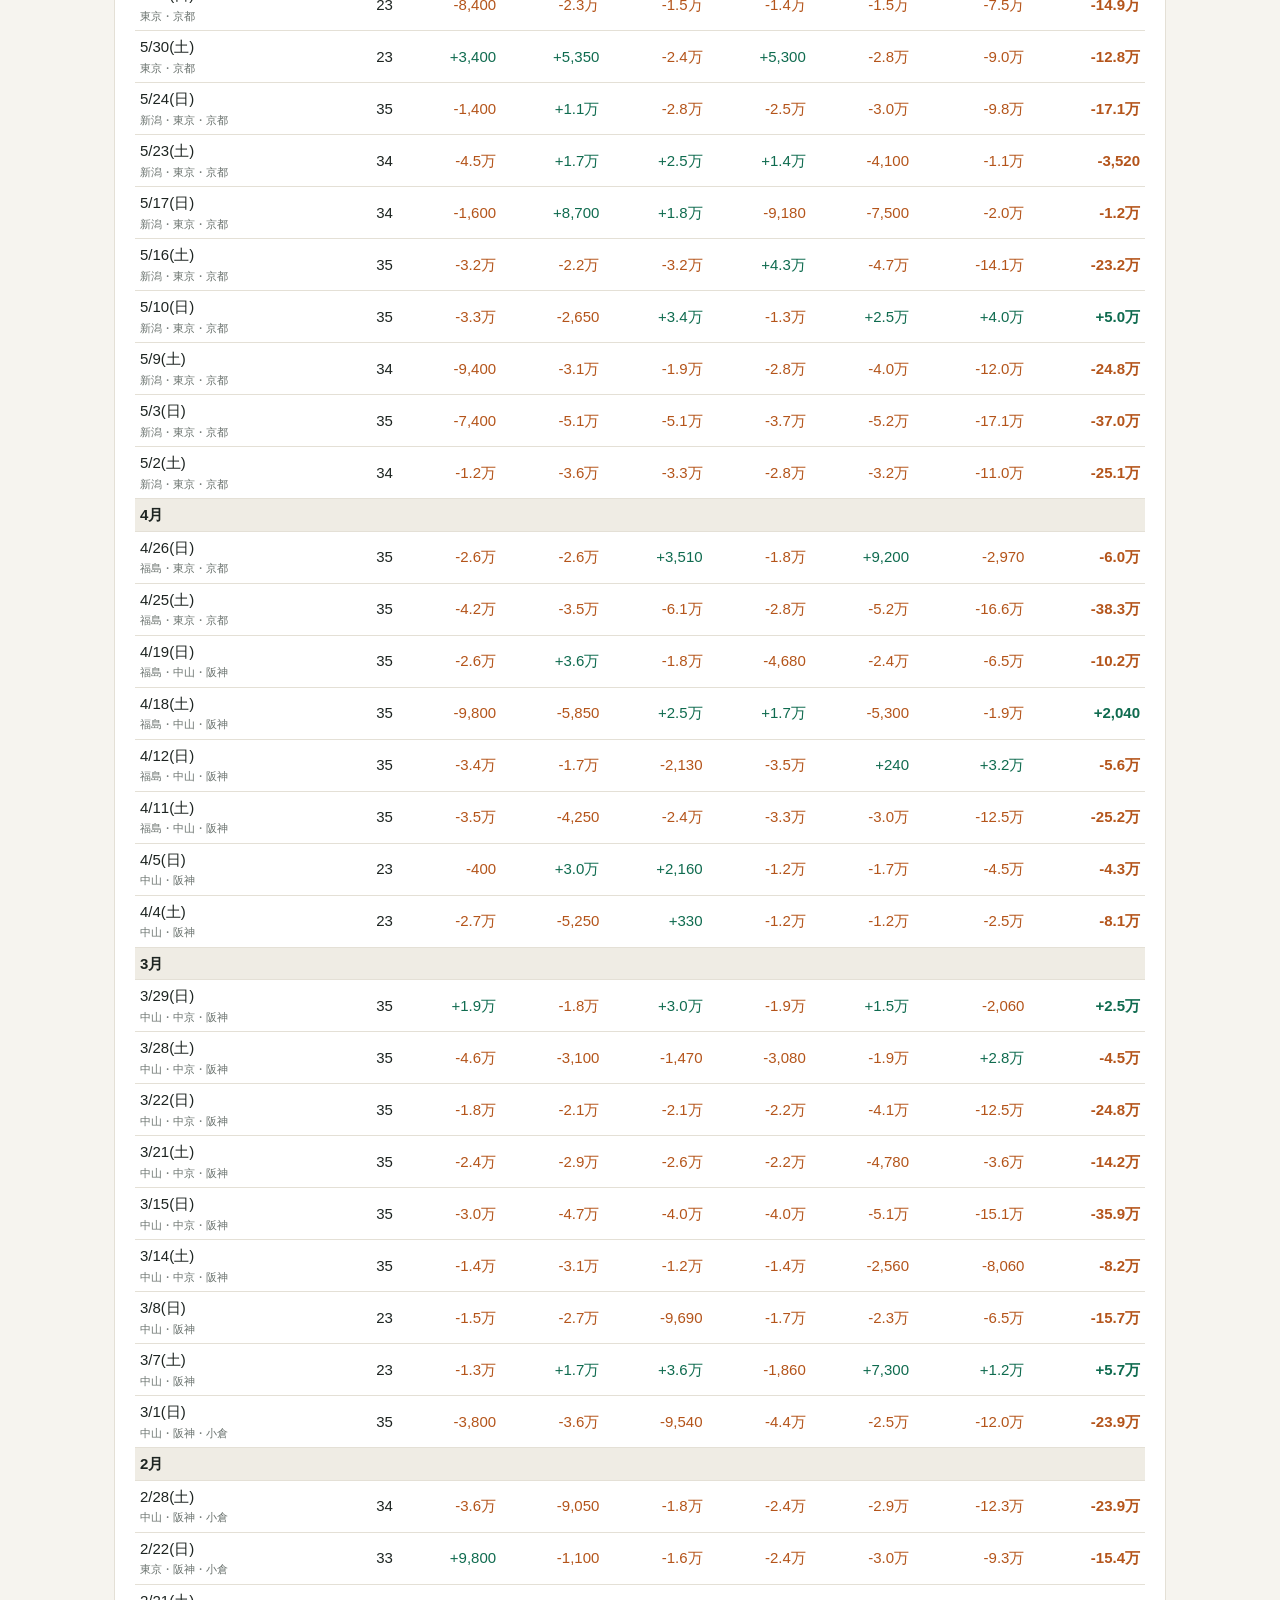
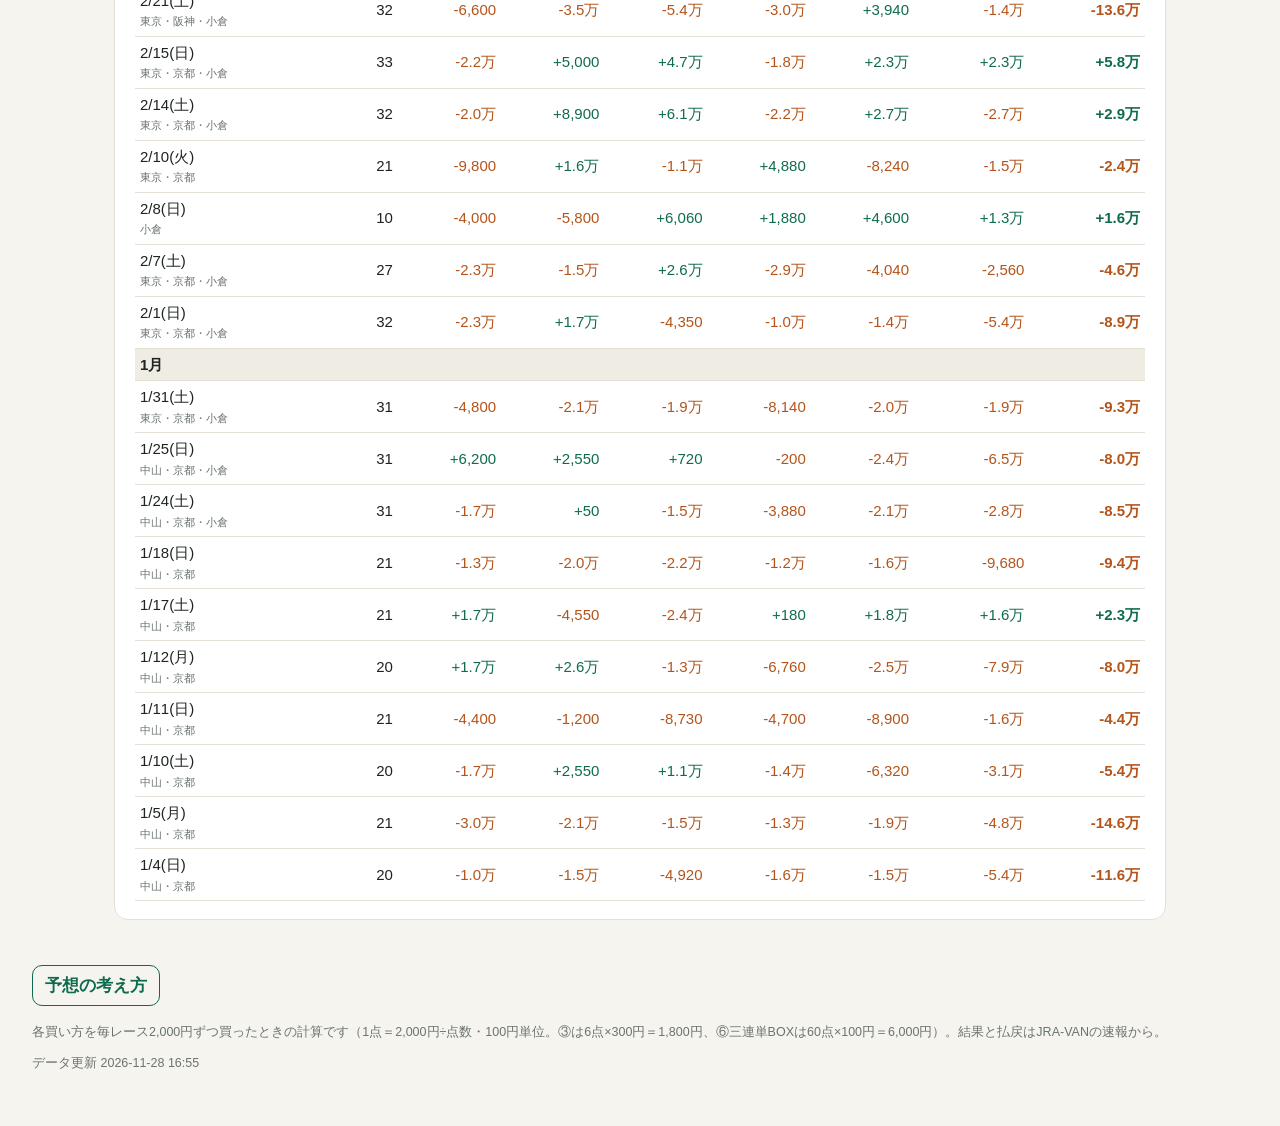
<file: shushi.html>
<!doctype html>
<html lang="ja">
<head>
<meta charset="utf-8">
<meta name="viewport" content="width=device-width,initial-scale=1,viewport-fit=cover">
<meta name="robots" content="noindex,nofollow">
<title>累計収支</title>
<link rel="stylesheet" href="style.css?v=1126t">
</head>
<body class="shushi">
<header class="top">
  <div class="now"><div class="clock" id="clock">--:--:--</div><div class="date" id="today"></div></div>
  <div class="next" id="next"><span class="lab">次のレース</span><b>—</b></div>
</header>
<div class="pad row"><a href="index.html" class="btn ghost">← 予想に戻る</a><span class="daypick"><button id="prevd" class="btn ghost" aria-label="前の開催日">◀</button><input type="date" id="dayc" class="sel"><b id="wd"></b><button id="nextd" class="btn ghost" aria-label="次の開催日">▶</button></span></div>
<main id="main"><p class="muted pad">読み込み中…</p></main>
<footer class="foot"><p><a href="howto.html" class="btn ghost">予想の考え方</a></p><p class="muted">各買い方を毎レース2,000円ずつ買ったときの計算です（1点＝2,000円÷点数・100円単位。③は6点×300円＝1,800円、⑥三連単BOXは60点×100円＝6,000円）。結果と払戻はJRA-VANの速報から。</p><p class="muted" id="upd"></p></footer>
<script src="app.js?v=1126t"></script>
<script>App.shushi();</script>
</body>
</html>
</file>
<file: style.css>
:root{
  --bg:#f6f4ef; --card:#ffffff; --ink:#1d2421; --muted:#6b736f; --line:#e4e0d6;
  --accent:#0f6b4f; --accent-soft:#e3f1ea; --warn:#b4541a; --warn-soft:#fbeee4; --hit:#b8860b; --hit-soft:#fff6d8;
  --bar:#0f6b4f; --bar2:#9ccab5; --chip:#efece4;
  --gA:#0f6b4f; --gB:#3d8b5f; --gC:#8a8f3c; --gD:#c07a2c; --gE:#b4431a;
}
@media (prefers-color-scheme: dark){
  :root:not([data-theme="light"]){
    --bg:#121614; --card:#1b201e; --ink:#e8ece9; --muted:#9aa39e; --line:#2c3330;
    --accent:#5fc59a; --accent-soft:#1f3a2f; --warn:#f0a06a; --warn-soft:#3a2a1f; --hit:#f2c14e; --hit-soft:#3a321b;
    --bar:#5fc59a; --bar2:#2f5c48; --chip:#252b28;
  }
}
:root[data-theme="dark"]{
  --bg:#121614; --card:#1b201e; --ink:#e8ece9; --muted:#9aa39e; --line:#2c3330;
  --accent:#5fc59a; --accent-soft:#1f3a2f; --warn:#f0a06a; --warn-soft:#3a2a1f; --hit:#f2c14e; --hit-soft:#3a321b;
  --bar:#5fc59a; --bar2:#2f5c48; --chip:#252b28;
}
*{box-sizing:border-box}
html,body{margin:0;background:var(--bg);color:var(--ink);font-family:-apple-system,BlinkMacSystemFont,"Hiragino Sans","Yu Gothic UI","Meiryo",sans-serif;font-size:15px;line-height:1.55}
a{color:var(--accent)}
.pad{padding:12px 16px}
.muted{color:var(--muted);font-size:12.5px}
.row{display:flex;gap:10px;align-items:center;flex-wrap:wrap}
.top{position:sticky;top:0;z-index:5;display:flex;justify-content:space-between;align-items:center;gap:12px;padding:10px 16px;background:var(--card);border-bottom:1px solid var(--line)}
.clock{font-size:24px;font-weight:700;font-variant-numeric:tabular-nums;letter-spacing:.5px}
.date{font-size:12px;color:var(--muted)}
.next{text-align:right;font-size:13px}
.next .lab{display:block;font-size:11px;color:var(--muted)}
.next b{font-size:15px}
.next .cd{display:block;color:var(--accent);font-weight:700;font-variant-numeric:tabular-nums}
.venues,.rnums{display:flex;gap:6px;overflow-x:auto;padding:10px 16px 0;scrollbar-width:none}
.venues::-webkit-scrollbar,.rnums::-webkit-scrollbar{display:none}
.venues button,.rnums button{flex:0 0 auto;border:1px solid var(--line);background:var(--card);color:var(--ink);border-radius:999px;padding:6px 14px;font-size:14px;cursor:pointer}
.rnums button{padding:5px 10px;min-width:44px;font-variant-numeric:tabular-nums}
.rnums button small{display:block;font-size:10px;color:var(--muted);line-height:1}
.venues button.on,.rnums button.on{background:var(--accent);border-color:var(--accent);color:#fff}
.rnums button.on small{color:#e7f5ee}
.rnums button.done{opacity:.55}
main{max-width:760px;margin:0 auto;padding:6px 0 10px;min-width:0}
body{overflow-x:hidden}
.card{min-width:0;overflow:hidden}
.card{background:var(--card);border:1px solid var(--line);border-radius:14px;margin:12px 12px;padding:14px 14px}
.card h2{font-size:13px;color:var(--muted);margin:0 0 8px;font-weight:600;letter-spacing:.3px}
.race-h{display:flex;justify-content:space-between;gap:10px;align-items:flex-start}
.race-h .rt{font-size:21px;font-weight:800;line-height:1.25}
.race-h .rs{font-size:13.5px;color:var(--muted);margin-top:2px}
.grade{flex:0 0 auto;text-align:center;border-radius:12px;padding:6px 10px;color:#fff;min-width:64px}
.grade b{display:block;font-size:26px;line-height:1}
.grade span{font-size:10.5px;opacity:.95}
.gA{background:var(--gA)}.gB{background:var(--gB)}.gC{background:var(--gC)}.gD{background:var(--gD)}.gE{background:var(--gE)}
.stage{display:inline-block;margin-top:8px;font-size:12px;padding:3px 9px;border-radius:999px;background:var(--accent-soft);color:var(--accent);font-weight:600}
.stage.morning{background:var(--warn-soft);color:var(--warn)}
.note{margin-top:6px;font-size:12.5px;color:var(--warn)}
.pick{display:grid;grid-template-columns:30px 30px minmax(0,1fr) auto;gap:8px;align-items:center;padding:7px 0;border-top:1px solid var(--line)}
.pick:first-of-type{border-top:0}
.mk{font-size:20px;font-weight:800;text-align:center;color:var(--accent)}
.wk{display:inline-flex;align-items:center;justify-content:center;width:28px;height:28px;border-radius:6px;font-weight:800;font-size:14px;border:1px solid #0002}
.w1{background:#fff;color:#111}.w2{background:#222;color:#fff}.w3{background:#d8343a;color:#fff}.w4{background:#2d63c8;color:#fff}
.w5{background:#f3d23a;color:#111}.w6{background:#2e9b52;color:#fff}.w7{background:#f08a24;color:#111}.w8{background:#f2a7c3;color:#111}.w0{background:var(--chip);color:var(--ink)}
.nm{font-weight:700;overflow:hidden;text-overflow:ellipsis;white-space:nowrap}
.nm small{display:block;font-weight:400;color:var(--muted);font-size:11.5px}
.pr{text-align:right;font-variant-numeric:tabular-nums;font-size:13px;white-space:nowrap}
.pr b{font-size:16px}
.bar{height:5px;background:var(--chip);border-radius:3px;overflow:hidden;margin-top:3px}
.bar i{display:block;height:100%;background:var(--bar)}
.bet{border-top:1px solid var(--line);padding:9px 0}
.bet:first-of-type{border-top:0}
.bet .bh{display:flex;justify-content:space-between;gap:8px;align-items:baseline}
.bet .bh b{font-size:15px}
.bet .pts{margin-top:4px;font-variant-numeric:tabular-nums;font-size:14px;word-break:break-word}
.bet .pts span{display:inline-block;background:var(--chip);border-radius:6px;padding:1px 7px;margin:2px 4px 2px 0}
.bet .pts span.hit{background:var(--hit-soft);color:var(--hit);font-weight:800;outline:1px solid var(--hit)}
.bet .past{font-size:11.5px;color:var(--muted)}
.bet .ret{font-weight:800}
.bet .ret.win{color:var(--hit)}
.bet .ret.lose{color:var(--muted);font-weight:600}
ul.why{margin:0;padding-left:18px}
ul.why li{margin:4px 0}
ul.why li.w{color:var(--warn)}
table.pt{width:100%;border-collapse:collapse;font-variant-numeric:tabular-nums;font-size:13.5px}
table.pt th{font-size:11.5px;color:var(--muted);font-weight:600;text-align:right;padding:4px 4px;border-bottom:1px solid var(--line)}
table.pt td{padding:6px 4px;border-bottom:1px solid var(--line);text-align:right}
table.pt td.l,table.pt th.l{text-align:left}
table.pt td.nmc{text-align:left;max-width:150px;overflow:hidden;text-overflow:ellipsis;white-space:nowrap}
table.pt tr.top5 td{font-weight:600}
.res{display:flex;gap:8px;align-items:center;flex-wrap:wrap;font-variant-numeric:tabular-nums}
.res .o{font-size:13px;color:var(--muted)}
.course li{margin:4px 0}
.foot{max-width:760px;margin:0 auto;padding:6px 16px 40px}
.btn{display:inline-block;background:var(--accent);color:#fff;text-decoration:none;padding:10px 16px;border-radius:10px;font-weight:700}
.btn.ghost{background:transparent;color:var(--accent);border:1px solid var(--accent);padding:7px 12px}
.sel{font-size:15px;padding:6px 8px;border-radius:8px;border:1px solid var(--line);background:var(--card);color:var(--ink)}
.kpi{display:grid;grid-template-columns:repeat(auto-fit,minmax(140px,1fr));gap:8px}
.kpi div{background:var(--chip);border-radius:10px;padding:8px 10px}
.kpi b{display:block;font-size:20px;font-variant-numeric:tabular-nums}
.kpi span{font-size:12px;color:var(--muted)}
.plus{color:var(--accent)} .minus{color:var(--warn)}
.scroll{overflow-x:auto}
table.pt.h td,table.pt.h th{white-space:nowrap;padding:6px 5px}
table.pt.h td.l,table.pt.h th.l{position:sticky;left:0;background:var(--card);z-index:1;white-space:normal;min-width:92px;line-height:1.3}
table.pt.h td.l small{font-size:10.5px}
.memo{border-top:1px solid var(--line);padding:8px 0}
.memo:first-of-type{border-top:0}
.memo .mh{display:flex;align-items:center;gap:6px;flex-wrap:wrap}
.memo .star{color:var(--hit);font-size:13px}
.memo.pk{background:var(--hit-soft);border-radius:8px;padding:8px;margin:4px 0}
.memo .mt{font-size:13px;margin-top:4px}
.memo .mc{font-size:12.5px;color:var(--muted);margin-top:4px;line-height:1.6}
.daypick{display:inline-flex;align-items:center;gap:6px}.daypick .btn{padding:6px 10px}.daypick b{font-size:15px;min-width:2.2em}

@media (max-width:440px){
  table.pt{font-size:12.5px}
  table.pt td,table.pt th{padding:5px 3px}
  table.pt td.nmc{max-width:78px}
  table.pt .wk{width:24px;height:24px;font-size:12.5px}
}
/* ---- 時計・締切（2026-11-26） ---- */
.clock{font-size:34px;line-height:1.1}
.next{max-width:62%}
.next .lab{font-size:11.5px;line-height:1.35}
.next .cd{font-size:26px;line-height:1.15;margin-top:2px}
.next .cd small{display:block;font-size:11px;font-weight:600;color:var(--muted)}
.next .cd.hot,.rclose.hot b{color:var(--warn)}
.rclose{margin-top:6px;font-size:13.5px;color:var(--muted);font-variant-numeric:tabular-nums}
.rclose b{color:var(--accent);font-size:16px;margin-left:2px}
.rclose.done b{color:var(--warn)}
/* ---- PC（横に広い画面）: 文字を大きく・2列 ---- */
@media (min-width:1000px){
  html,body{font-size:16.5px}
  .top{padding:14px 32px}
  .clock{font-size:56px;letter-spacing:1px}
  .date{font-size:15px}
  .next .lab{font-size:15px}
  .next .cd{font-size:44px}
  .next .cd small{font-size:14px}
  .venues,.rnums{max-width:1280px;margin:0 auto;padding:14px 24px 0}
  .venues button{font-size:16px;padding:8px 20px}
  .rnums button{font-size:16px;padding:7px 14px;min-width:60px}
  .rnums button small{font-size:12px}
  main{max-width:1280px;padding:10px 12px 10px;display:grid;grid-template-columns:minmax(0,1fr) minmax(0,1fr);gap:0 4px;align-items:start}
  main>p{grid-column:1/-1}
  .card{padding:18px 20px}
  .card h2{font-size:15px}
  .race-h .rt{font-size:28px}
  .race-h .rs{font-size:16px}
  .rclose{font-size:16px}.rclose b{font-size:22px}
  .grade{min-width:84px;padding:8px 12px}.grade b{font-size:34px}.grade span{font-size:12.5px}
  .stage{font-size:13.5px}
  .pr b{font-size:19px}.pr{font-size:14.5px}
  .nm{font-size:17px}.nm small{font-size:13px}
  .mk{font-size:24px}
  .bet .bh b{font-size:17px}.bet .pts{font-size:16px}.bet .past{font-size:13px}
  table.pt{font-size:15px}table.pt th{font-size:13px}
  table.pt td.nmc{max-width:200px}
  .memo .mt{font-size:15px}.memo .mc{font-size:14px}
  ul.why{font-size:15.5px}
  .foot{max-width:1280px;padding:6px 32px 40px}
  .kpi b{font-size:26px}
}
@media (min-width:1000px){.shushi main{display:block;max-width:1100px}}
.venues button.auto{border-style:dashed;color:var(--accent);border-color:var(--accent);font-weight:700}
.venues button.auto.on{border-style:solid;background:var(--accent-soft);color:var(--accent)}
.howto-l{font-size:12.5px;margin-left:6px;white-space:nowrap}@media (min-width:1000px){.howto-l{font-size:14px}}
.bell{margin-left:6px;border:1px solid var(--line);background:var(--card);color:var(--muted);border-radius:999px;padding:2px 10px;font-size:12px;cursor:pointer;vertical-align:middle}
.bell.on{border-color:var(--warn);color:var(--warn);font-weight:700;background:var(--warn-soft)}
@media (min-width:1000px){.bell{font-size:14px;padding:4px 14px}}
/* PC: 時計を真ん中に（左=日付とベル・中=時計・右=次のレースと締切） */
@media (min-width:1000px){
  .top{display:grid;grid-template-columns:1fr auto 1fr;align-items:center}
  .top .now{display:contents}
  .top .now .clock{grid-column:2;grid-row:1;text-align:center;font-size:72px}
  .top .now .date{grid-column:1;grid-row:1;font-size:17px}
  .top .next{grid-column:3;grid-row:1;justify-self:end;max-width:none}
  .shushi .top .now .clock,.howto .top .clock{font-size:56px}
}
@media (min-width:1000px){.howto .top{display:flex}}
table.pt td small{font-size:10.5px}
.tog .btn{padding:6px 11px;font-size:13px}@media (min-width:1000px){.tog .btn{font-size:15px;padding:7px 14px}}
.gchip{display:inline-block;min-width:22px;text-align:center;border-radius:6px;color:#fff;font-weight:800;padding:0 5px}
</file>
